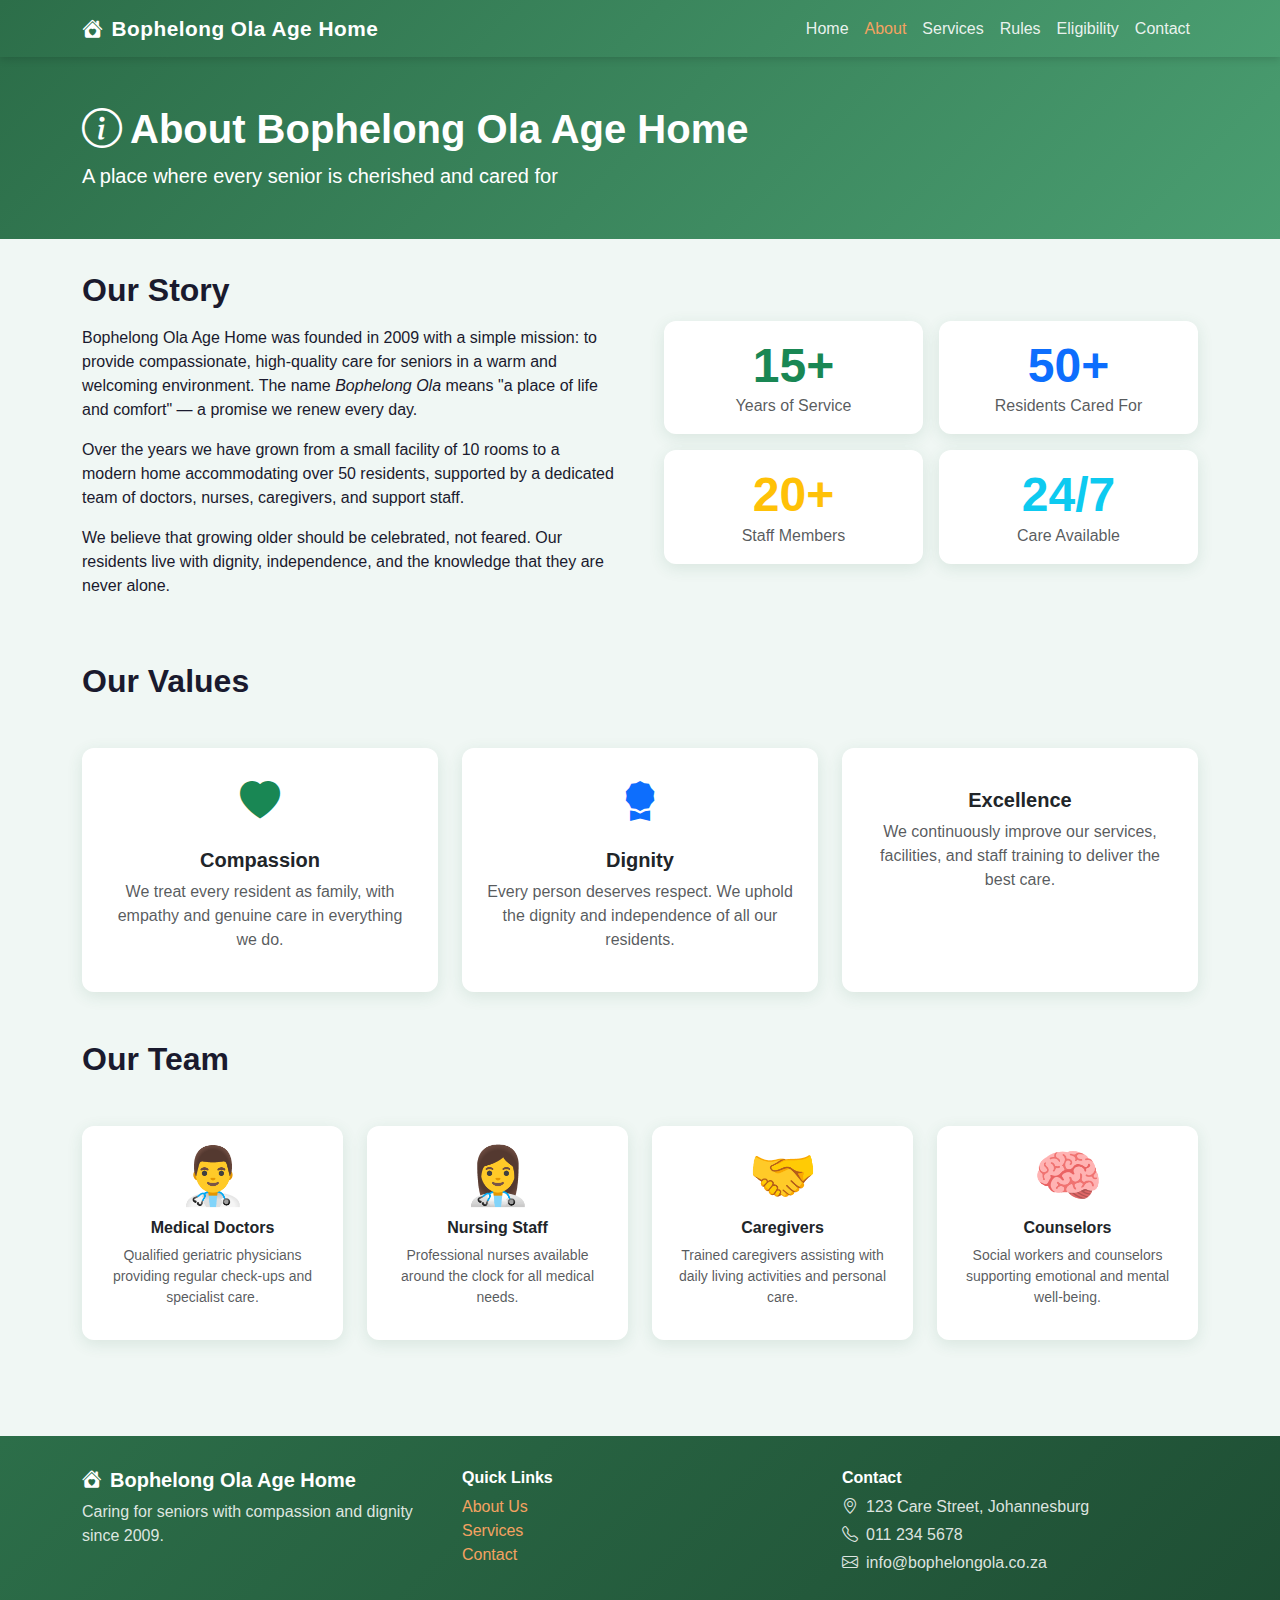
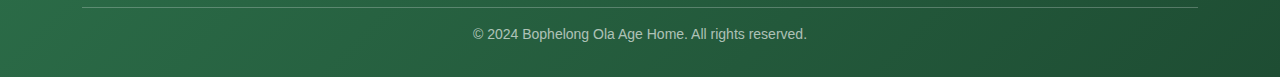
<file: about.html>
<!DOCTYPE html>
<html lang="en">
<head>
    <meta charset="UTF-8">
    <meta name="viewport" content="width=device-width, initial-scale=1.0">
    <title>About Us – Bophelong Ola Age Home</title>
    <link href="https://cdn.jsdelivr.net/npm/bootstrap@5.3.0/dist/css/bootstrap.min.css" rel="stylesheet">
    <link rel="stylesheet" href="https://cdn.jsdelivr.net/npm/bootstrap-icons@1.11.0/font/bootstrap-icons.css">
    <link rel="stylesheet" href="styles.css">
</head>
<body>
    <nav class="navbar navbar-expand-lg">
        <div class="container">
            <a class="navbar-brand" href="index.html"><i class="bi bi-house-heart-fill me-2"></i>Bophelong Ola Age Home</a>
            <button class="navbar-toggler" type="button" data-bs-toggle="collapse" data-bs-target="#navbarNav"
                aria-controls="navbarNav" aria-expanded="false" aria-label="Toggle navigation">
                <span class="navbar-toggler-icon"></span>
            </button>
            <div class="collapse navbar-collapse" id="navbarNav">
                <ul class="navbar-nav ms-auto">
                    <li class="nav-item"><a class="nav-link" href="index.html">Home</a></li>
                    <li class="nav-item"><a class="nav-link active" href="about.html">About</a></li>
                    <li class="nav-item"><a class="nav-link" href="services.html">Services</a></li>
                    <li class="nav-item"><a class="nav-link" href="rules.html">Rules</a></li>
                    <li class="nav-item"><a class="nav-link" href="eligibility.html">Eligibility</a></li>
                    <li class="nav-item"><a class="nav-link" href="contact.html">Contact</a></li>
                </ul>
            </div>
        </div>
    </nav>

    <div class="page-header">
        <div class="container">
            <h1 class="fw-bold"><i class="bi bi-info-circle me-2"></i>About Bophelong Ola Age Home</h1>
            <p class="lead opacity-90">A place where every senior is cherished and cared for</p>
        </div>
    </div>

    <div class="container pb-5">
        <div class="row g-5 align-items-center mb-5">
            <div class="col-lg-6">
                <h2 class="fw-bold mb-3">Our Story</h2>
                <p>Bophelong Ola Age Home was founded in 2009 with a simple mission: to provide compassionate, high-quality care for seniors in a warm and welcoming environment. The name <em>Bophelong Ola</em> means "a place of life and comfort" — a promise we renew every day.</p>
                <p>Over the years we have grown from a small facility of 10 rooms to a modern home accommodating over 50 residents, supported by a dedicated team of doctors, nurses, caregivers, and support staff.</p>
                <p>We believe that growing older should be celebrated, not feared. Our residents live with dignity, independence, and the knowledge that they are never alone.</p>
            </div>
            <div class="col-lg-6">
                <div class="row g-3">
                    <div class="col-6">
                        <div class="card text-center p-3">
                            <div class="display-5 fw-bold text-success">15+</div>
                            <div class="text-muted">Years of Service</div>
                        </div>
                    </div>
                    <div class="col-6">
                        <div class="card text-center p-3">
                            <div class="display-5 fw-bold text-primary">50+</div>
                            <div class="text-muted">Residents Cared For</div>
                        </div>
                    </div>
                    <div class="col-6">
                        <div class="card text-center p-3">
                            <div class="display-5 fw-bold text-warning">20+</div>
                            <div class="text-muted">Staff Members</div>
                        </div>
                    </div>
                    <div class="col-6">
                        <div class="card text-center p-3">
                            <div class="display-5 fw-bold text-info">24/7</div>
                            <div class="text-muted">Care Available</div>
                        </div>
                    </div>
                </div>
            </div>
        </div>

        <div class="row g-4 mb-5">
            <div class="col-12">
                <h2 class="fw-bold mb-4">Our Values</h2>
            </div>
            <div class="col-md-4">
                <div class="card h-100">
                    <div class="card-body text-center p-4">
                        <div class="text-success fs-1 mb-3"><i class="bi bi-heart-fill"></i></div>
                        <h5 class="fw-bold">Compassion</h5>
                        <p class="text-muted">We treat every resident as family, with empathy and genuine care in everything we do.</p>
                    </div>
                </div>
            </div>
            <div class="col-md-4">
                <div class="card h-100">
                    <div class="card-body text-center p-4">
                        <div class="text-primary fs-1 mb-3"><i class="bi bi-award-fill"></i></div>
                        <h5 class="fw-bold">Dignity</h5>
                        <p class="text-muted">Every person deserves respect. We uphold the dignity and independence of all our residents.</p>
                    </div>
                </div>
            </div>
            <div class="col-md-4">
                <div class="card h-100">
                    <div class="card-body text-center p-4">
                        <div class="text-warning fs-1 mb-3"><i class="bi bi-shield-check-fill"></i></div>
                        <h5 class="fw-bold">Excellence</h5>
                        <p class="text-muted">We continuously improve our services, facilities, and staff training to deliver the best care.</p>
                    </div>
                </div>
            </div>
        </div>

        <div class="row g-4">
            <div class="col-12">
                <h2 class="fw-bold mb-4">Our Team</h2>
            </div>
            <div class="col-sm-6 col-md-3">
                <div class="card text-center p-3 h-100">
                    <div class="display-4 mb-2">👨‍⚕️</div>
                    <h6 class="fw-bold">Medical Doctors</h6>
                    <p class="text-muted small">Qualified geriatric physicians providing regular check-ups and specialist care.</p>
                </div>
            </div>
            <div class="col-sm-6 col-md-3">
                <div class="card text-center p-3 h-100">
                    <div class="display-4 mb-2">👩‍⚕️</div>
                    <h6 class="fw-bold">Nursing Staff</h6>
                    <p class="text-muted small">Professional nurses available around the clock for all medical needs.</p>
                </div>
            </div>
            <div class="col-sm-6 col-md-3">
                <div class="card text-center p-3 h-100">
                    <div class="display-4 mb-2">🤝</div>
                    <h6 class="fw-bold">Caregivers</h6>
                    <p class="text-muted small">Trained caregivers assisting with daily living activities and personal care.</p>
                </div>
            </div>
            <div class="col-sm-6 col-md-3">
                <div class="card text-center p-3 h-100">
                    <div class="display-4 mb-2">🧠</div>
                    <h6 class="fw-bold">Counselors</h6>
                    <p class="text-muted small">Social workers and counselors supporting emotional and mental well-being.</p>
                </div>
            </div>
        </div>
    </div>

    <footer>
        <div class="container">
            <div class="row g-4">
                <div class="col-md-4">
                    <h5 class="text-white fw-bold mb-2"><i class="bi bi-house-heart-fill me-2"></i>Bophelong Ola Age Home</h5>
                    <p>Caring for seniors with compassion and dignity since 2009.</p>
                </div>
                <div class="col-md-4">
                    <h6 class="text-white fw-bold mb-2">Quick Links</h6>
                    <ul class="list-unstyled">
                        <li><a href="about.html">About Us</a></li>
                        <li><a href="services.html">Services</a></li>
                        <li><a href="contact.html">Contact</a></li>
                    </ul>
                </div>
                <div class="col-md-4">
                    <h6 class="text-white fw-bold mb-2">Contact</h6>
                    <p class="mb-1"><i class="bi bi-geo-alt me-2"></i>123 Care Street, Johannesburg</p>
                    <p class="mb-1"><i class="bi bi-telephone me-2"></i>011 234 5678</p>
                    <p class="mb-0"><i class="bi bi-envelope me-2"></i>info@bophelongola.co.za</p>
                </div>
            </div>
            <hr class="border-light opacity-25 mt-4">
            <p class="text-center mb-0 small opacity-75">&copy; 2024 Bophelong Ola Age Home. All rights reserved.</p>
        </div>
    </footer>

    <script src="https://cdn.jsdelivr.net/npm/bootstrap@5.3.0/dist/js/bootstrap.bundle.min.js"></script>
</body>
</html>
</file>
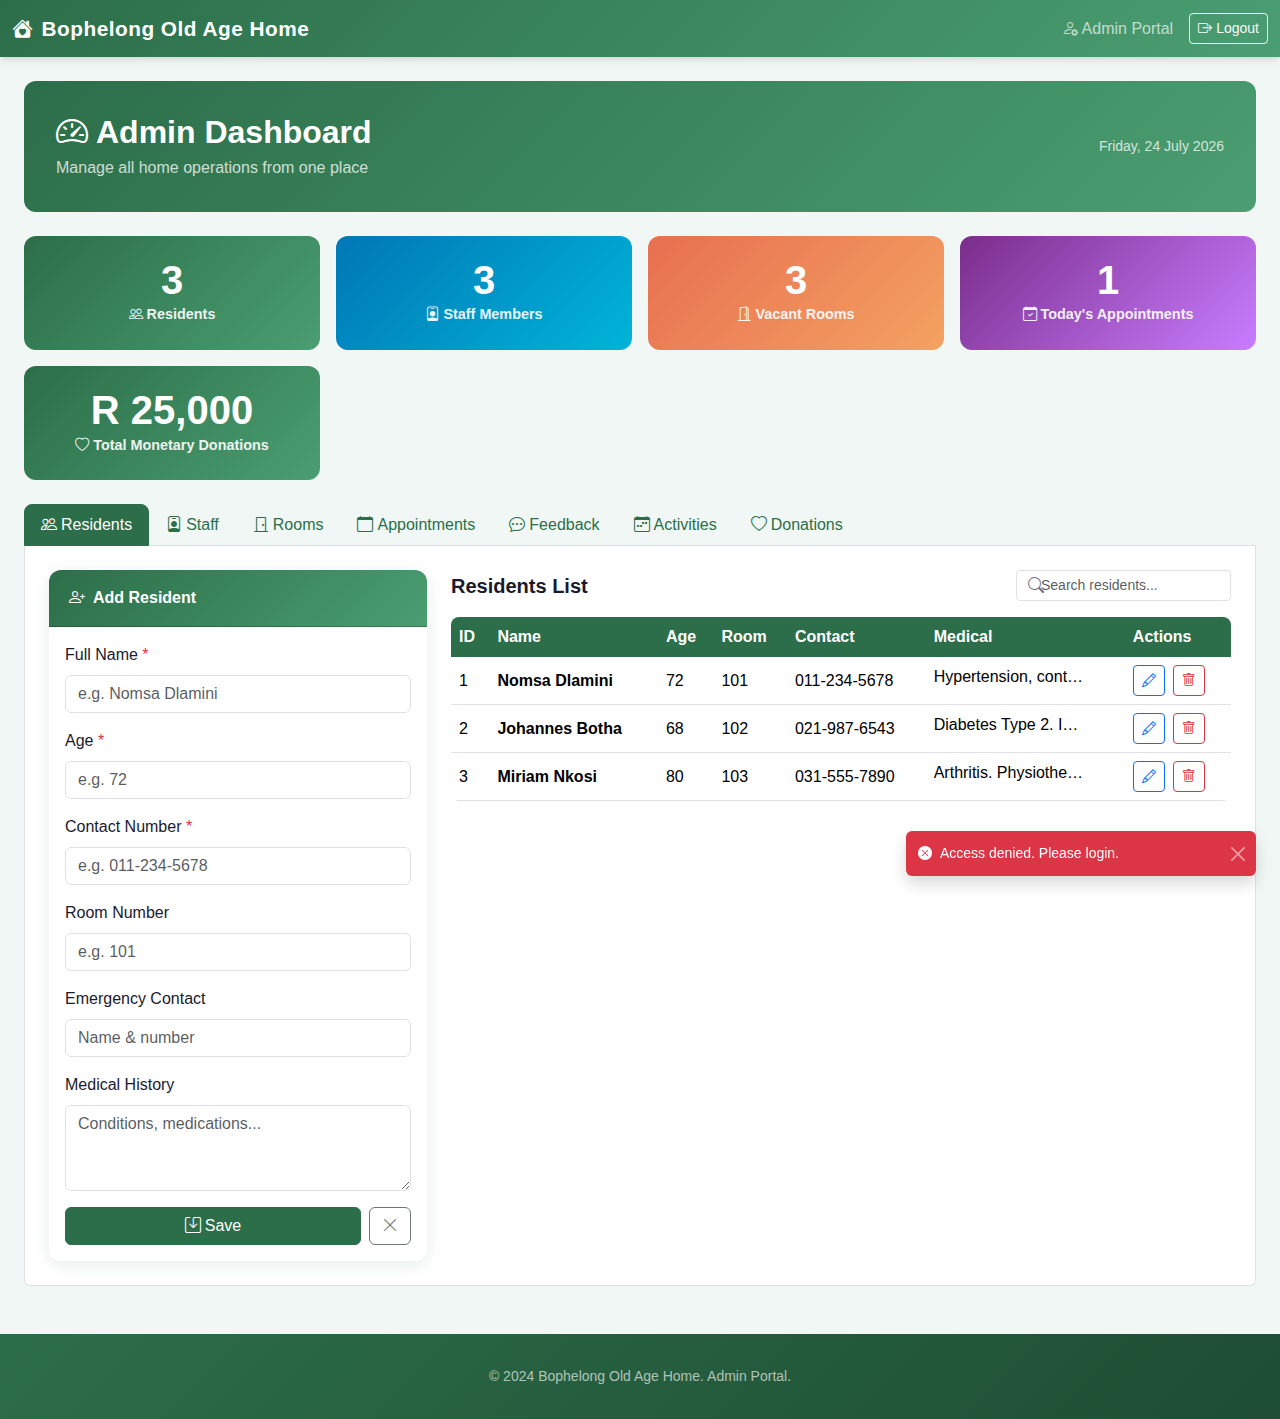
<file: admin.html>
<!DOCTYPE html>
<html lang="en">
<head>
    <meta charset="UTF-8">
    <meta name="viewport" content="width=device-width, initial-scale=1.0">
    <title>Admin Dashboard – Bophelong Old Age Home</title>
    <link href="https://cdn.jsdelivr.net/npm/bootstrap@5.3.0/dist/css/bootstrap.min.css" rel="stylesheet">
    <link rel="stylesheet" href="https://cdn.jsdelivr.net/npm/bootstrap-icons@1.11.0/font/bootstrap-icons.css">
    <link rel="stylesheet" href="styles.css">
</head>
<body>
    <!-- Navbar -->
    <nav class="navbar navbar-expand-lg">
        <div class="container-fluid">
            <a class="navbar-brand" href="index.html">
                <i class="bi bi-house-heart-fill me-2"></i>Bophelong Old Age Home
            </a>
            <button class="navbar-toggler" type="button" data-bs-toggle="collapse" data-bs-target="#navbarNav"
                aria-controls="navbarNav" aria-expanded="false" aria-label="Toggle navigation">
                <span class="navbar-toggler-icon"></span>
            </button>
            <div class="collapse navbar-collapse" id="navbarNav">
                <ul class="navbar-nav ms-auto align-items-lg-center">
                    <li class="nav-item"><span class="nav-link text-white opacity-75"><i class="bi bi-person-gear me-1"></i>Admin Portal</span></li>
                    <li class="nav-item">
                        <button class="btn btn-outline-light btn-sm ms-2" onclick="logout()">
                            <i class="bi bi-box-arrow-right me-1"></i>Logout
                        </button>
                    </li>
                </ul>
            </div>
        </div>
    </nav>

    <div class="container-fluid py-4 px-3 px-md-4">
        <!-- Dashboard Header -->
        <div class="dashboard-header">
            <div class="row align-items-center">
                <div class="col">
                    <h2 class="mb-1 fw-bold"><i class="bi bi-speedometer2 me-2"></i>Admin Dashboard</h2>
                    <p class="mb-0 opacity-75">Manage all home operations from one place</p>
                </div>
                <div class="col-auto d-none d-md-block">
                    <span class="opacity-75 small" id="currentDate"></span>
                </div>
            </div>
        </div>

        <!-- Stats -->
        <div class="row g-3 mb-4">
            <div class="col-6 col-xl-3">
                <div class="stat-card stat-bg-1">
                    <div class="stat-number" id="statResidents">-</div>
                    <div class="stat-label"><i class="bi bi-people me-1"></i>Residents</div>
                </div>
            </div>
            <div class="col-6 col-xl-3">
                <div class="stat-card stat-bg-2">
                    <div class="stat-number" id="statStaff">-</div>
                    <div class="stat-label"><i class="bi bi-person-badge me-1"></i>Staff Members</div>
                </div>
            </div>
            <div class="col-6 col-xl-3">
                <div class="stat-card stat-bg-3">
                    <div class="stat-number" id="statVacant">-</div>
                    <div class="stat-label"><i class="bi bi-door-open me-1"></i>Vacant Rooms</div>
                </div>
            </div>
            <div class="col-6 col-xl-3">
                <div class="stat-card stat-bg-4">
                    <div class="stat-number" id="statAppointments">-</div>
                    <div class="stat-label"><i class="bi bi-calendar-check me-1"></i>Today's Appointments</div>
                </div>
            </div>
            <div class="col-6 col-xl-3">
                <div class="stat-card stat-bg-1">
                    <div class="stat-number" id="statDonations">-</div>
                    <div class="stat-label"><i class="bi bi-heart me-1"></i>Total Monetary Donations</div>
                </div>
            </div>
        </div>

        <!-- Tabs -->
        <ul class="nav nav-tabs mb-0" id="adminTabs" role="tablist">
            <li class="nav-item" role="presentation">
                <button class="nav-link active" id="tab-residents" data-bs-toggle="tab" data-bs-target="#pane-residents" type="button" role="tab">
                    <i class="bi bi-people me-1"></i><span class="d-none d-sm-inline">Residents</span>
                </button>
            </li>
            <li class="nav-item" role="presentation">
                <button class="nav-link" id="tab-staff" data-bs-toggle="tab" data-bs-target="#pane-staff" type="button" role="tab">
                    <i class="bi bi-person-badge me-1"></i><span class="d-none d-sm-inline">Staff</span>
                </button>
            </li>
            <li class="nav-item" role="presentation">
                <button class="nav-link" id="tab-rooms" data-bs-toggle="tab" data-bs-target="#pane-rooms" type="button" role="tab">
                    <i class="bi bi-door-closed me-1"></i><span class="d-none d-sm-inline">Rooms</span>
                </button>
            </li>
            <li class="nav-item" role="presentation">
                <button class="nav-link" id="tab-appointments" data-bs-toggle="tab" data-bs-target="#pane-appointments" type="button" role="tab">
                    <i class="bi bi-calendar me-1"></i><span class="d-none d-sm-inline">Appointments</span>
                </button>
            </li>
            <li class="nav-item" role="presentation">
                <button class="nav-link" id="tab-feedback" data-bs-toggle="tab" data-bs-target="#pane-feedback" type="button" role="tab">
                    <i class="bi bi-chat-dots me-1"></i><span class="d-none d-sm-inline">Feedback</span>
                </button>
            </li>
            <li class="nav-item" role="presentation">
                <button class="nav-link" id="tab-activities" data-bs-toggle="tab" data-bs-target="#pane-activities" type="button" role="tab">
                    <i class="bi bi-calendar-week me-1"></i><span class="d-none d-sm-inline">Activities</span>
                </button>
            </li>
            <li class="nav-item" role="presentation">
                <button class="nav-link" id="tab-donations" data-bs-toggle="tab" data-bs-target="#pane-donations" type="button" role="tab">
                    <i class="bi bi-heart me-1"></i><span class="d-none d-sm-inline">Donations</span>
                </button>
            </li>
        </ul>

        <div class="tab-content bg-white border border-top-0 rounded-bottom p-3 p-md-4" id="adminTabContent">

            <!-- ── Residents ── -->
            <div class="tab-pane fade show active" id="pane-residents" role="tabpanel">
                <div class="row g-4">
                    <!-- Form -->
                    <div class="col-lg-4">
                        <div class="card">
                            <div class="card-header">
                                <i class="bi bi-person-plus me-2"></i><span id="residentFormTitle">Add Resident</span>
                            </div>
                            <div class="card-body">
                                <form id="residentForm">
                                    <input type="hidden" id="residentId">
                                    <div class="mb-3">
                                        <label for="residentName" class="form-label">Full Name <span class="text-danger">*</span></label>
                                        <input type="text" class="form-control" id="residentName" placeholder="e.g. Nomsa Dlamini" required>
                                    </div>
                                    <div class="mb-3">
                                        <label for="residentAge" class="form-label">Age <span class="text-danger">*</span></label>
                                        <input type="number" class="form-control" id="residentAge" min="60" max="120" placeholder="e.g. 72" required>
                                    </div>
                                    <div class="mb-3">
                                        <label for="residentContact" class="form-label">Contact Number <span class="text-danger">*</span></label>
                                        <input type="tel" class="form-control" id="residentContact" placeholder="e.g. 011-234-5678" required>
                                    </div>
                                    <div class="mb-3">
                                        <label for="residentRoom" class="form-label">Room Number</label>
                                        <input type="text" class="form-control" id="residentRoom" placeholder="e.g. 101">
                                    </div>
                                    <div class="mb-3">
                                        <label for="residentEmergency" class="form-label">Emergency Contact</label>
                                        <input type="text" class="form-control" id="residentEmergency" placeholder="Name & number">
                                    </div>
                                    <div class="mb-3">
                                        <label for="residentMedical" class="form-label">Medical History</label>
                                        <textarea class="form-control" id="residentMedical" rows="3" placeholder="Conditions, medications..."></textarea>
                                    </div>
                                    <div class="d-flex gap-2">
                                        <button type="button" class="btn btn-primary flex-fill" onclick="saveResident()">
                                            <i class="bi bi-save me-1"></i>Save
                                        </button>
                                        <button type="button" class="btn btn-outline-secondary" onclick="clearForm('residentForm'); resetFormTitle('residentFormTitle','Add Resident')">
                                            <i class="bi bi-x-lg"></i>
                                        </button>
                                    </div>
                                </form>
                            </div>
                        </div>
                    </div>
                    <!-- Table -->
                    <div class="col-lg-8">
                        <div class="d-flex justify-content-between align-items-center mb-3 flex-wrap gap-2">
                            <h5 class="mb-0 fw-bold">Residents List</h5>
                            <div class="search-box" style="min-width:200px">
                                <i class="bi bi-search"></i>
                                <input type="text" class="form-control form-control-sm ps-4" placeholder="Search residents..." oninput="loadResidents(this.value)">
                            </div>
                        </div>
                        <div class="table-container">
                            <table class="table table-hover align-middle">
                                <thead>
                                    <tr>
                                        <th>ID</th><th>Name</th><th>Age</th><th>Room</th><th>Contact</th><th>Medical</th><th>Actions</th>
                                    </tr>
                                </thead>
                                <tbody id="residentsTable"></tbody>
                            </table>
                        </div>
                    </div>
                </div>
            </div>

            <!-- ── Staff ── -->
            <div class="tab-pane fade" id="pane-staff" role="tabpanel">
                <div class="row g-4">
                    <div class="col-lg-4">
                        <div class="card">
                            <div class="card-header">
                                <i class="bi bi-person-plus me-2"></i><span id="staffFormTitle">Add Staff Member</span>
                            </div>
                            <div class="card-body">
                                <form id="staffForm">
                                    <input type="hidden" id="staffId">
                                    <div class="mb-3">
                                        <label for="staffName" class="form-label">Full Name <span class="text-danger">*</span></label>
                                        <input type="text" class="form-control" id="staffName" placeholder="e.g. Dr. Lerato Mokoena" required>
                                    </div>
                                    <div class="mb-3">
                                        <label for="staffRole" class="form-label">Role <span class="text-danger">*</span></label>
                                        <select class="form-select" id="staffRole" required>
                                            <option value="">Select role...</option>
                                            <option>Doctor</option>
                                            <option>Nurse</option>
                                            <option>Caregiver</option>
                                            <option>Physiotherapist</option>
                                            <option>Social Worker</option>
                                            <option>Administrator</option>
                                            <option>Cook</option>
                                            <option>Cleaner</option>
                                            <option>Security</option>
                                        </select>
                                    </div>
                                    <div class="mb-3">
                                        <label for="staffSpec" class="form-label">Specialization</label>
                                        <input type="text" class="form-control" id="staffSpec" placeholder="e.g. Geriatrics">
                                    </div>
                                    <div class="mb-3">
                                        <label for="staffShift" class="form-label">Shift</label>
                                        <select class="form-select" id="staffShift">
                                            <option value="">Select shift...</option>
                                            <option>Morning</option>
                                            <option>Afternoon</option>
                                            <option>Night</option>
                                            <option>Rotating</option>
                                        </select>
                                    </div>
                                    <div class="mb-3">
                                        <label for="staffContact" class="form-label">Contact <span class="text-danger">*</span></label>
                                        <input type="tel" class="form-control" id="staffContact" placeholder="e.g. 011-100-2000" required>
                                    </div>
                                    <div class="d-flex gap-2">
                                        <button type="button" class="btn btn-primary flex-fill" onclick="saveStaff()">
                                            <i class="bi bi-save me-1"></i>Save
                                        </button>
                                        <button type="button" class="btn btn-outline-secondary" onclick="clearForm('staffForm'); resetFormTitle('staffFormTitle','Add Staff Member')">
                                            <i class="bi bi-x-lg"></i>
                                        </button>
                                    </div>
                                </form>
                            </div>
                        </div>
                    </div>
                    <div class="col-lg-8">
                        <div class="d-flex justify-content-between align-items-center mb-3 flex-wrap gap-2">
                            <h5 class="mb-0 fw-bold">Staff List</h5>
                            <div class="search-box" style="min-width:200px">
                                <i class="bi bi-search"></i>
                                <input type="text" class="form-control form-control-sm ps-4" placeholder="Search staff..." oninput="loadStaff(this.value)">
                            </div>
                        </div>
                        <div class="table-container">
                            <table class="table table-hover align-middle">
                                <thead>
                                    <tr><th>ID</th><th>Name</th><th>Role</th><th>Specialization</th><th>Shift</th><th>Contact</th><th>Actions</th></tr>
                                </thead>
                                <tbody id="staffTable"></tbody>
                            </table>
                        </div>
                    </div>
                </div>

                <!-- Leave Management -->
                <hr class="my-4">
                <h5 class="fw-bold mb-3"><i class="bi bi-calendar2-minus me-2"></i>Leave Management</h5>
                <div class="row g-4">
                    <div class="col-lg-4">
                        <div class="card">
                            <div class="card-header">
                                <i class="bi bi-calendar2-plus me-2"></i><span id="leaveFormTitle">Submit Leave Request</span>
                            </div>
                            <div class="card-body">
                                <form id="leaveForm">
                                    <input type="hidden" id="leaveId">
                                    <div class="mb-3">
                                        <label for="leaveStaffId" class="form-label">Staff ID <span class="text-danger">*</span></label>
                                        <input type="text" class="form-control" id="leaveStaffId" placeholder="Staff ID" required>
                                    </div>
                                    <div class="mb-3">
                                        <label for="leaveType" class="form-label">Leave Type <span class="text-danger">*</span></label>
                                        <select class="form-select" id="leaveType" required>
                                            <option value="">Select type...</option>
                                            <option>Annual</option>
                                            <option>Sick</option>
                                            <option>Unpaid</option>
                                            <option>Maternity/Paternity</option>
                                            <option>Study</option>
                                            <option>Emergency</option>
                                        </select>
                                    </div>
                                    <div class="mb-3">
                                        <label for="leaveStartDate" class="form-label">Start Date <span class="text-danger">*</span></label>
                                        <input type="date" class="form-control" id="leaveStartDate" required>
                                    </div>
                                    <div class="mb-3">
                                        <label for="leaveEndDate" class="form-label">End Date <span class="text-danger">*</span></label>
                                        <input type="date" class="form-control" id="leaveEndDate" required>
                                    </div>
                                    <div class="mb-3">
                                        <label for="leaveReason" class="form-label">Reason</label>
                                        <textarea class="form-control" id="leaveReason" rows="2" placeholder="Reason for leave..."></textarea>
                                    </div>
                                    <div class="d-flex gap-2">
                                        <button type="button" class="btn btn-primary flex-fill" onclick="saveLeave()">
                                            <i class="bi bi-save me-1"></i>Save
                                        </button>
                                        <button type="button" class="btn btn-outline-secondary" onclick="clearForm('leaveForm'); resetFormTitle('leaveFormTitle','Submit Leave Request')">
                                            <i class="bi bi-x-lg"></i>
                                        </button>
                                    </div>
                                </form>
                            </div>
                        </div>
                    </div>
                    <div class="col-lg-8">
                        <div class="d-flex justify-content-between align-items-center mb-3 flex-wrap gap-2">
                            <h6 class="mb-0 fw-bold">Leave Requests</h6>
                            <div class="search-box" style="min-width:200px">
                                <i class="bi bi-search"></i>
                                <input type="text" class="form-control form-control-sm ps-4" placeholder="Search leaves..." oninput="loadLeaves(this.value)">
                            </div>
                        </div>
                        <div class="table-container">
                            <table class="table table-hover align-middle">
                                <thead>
                                    <tr><th>Staff</th><th>Type</th><th>Start</th><th>End</th><th>Reason</th><th>Status</th><th>Actions</th></tr>
                                </thead>
                                <tbody id="leavesTable"></tbody>
                            </table>
                        </div>
                    </div>
                </div>
            </div>

            <!-- ── Rooms ── -->
            <div class="tab-pane fade" id="pane-rooms" role="tabpanel">
                <div class="row g-4">
                    <div class="col-lg-4">
                        <div class="card">
                            <div class="card-header">
                                <i class="bi bi-door-closed me-2"></i><span id="roomFormTitle">Add Room</span>
                            </div>
                            <div class="card-body">
                                <form id="roomForm">
                                    <input type="hidden" id="roomId">
                                    <div class="mb-3">
                                        <label for="roomNumber" class="form-label">Room Number <span class="text-danger">*</span></label>
                                        <input type="text" class="form-control" id="roomNumber" placeholder="e.g. 101" required>
                                    </div>
                                    <div class="mb-3">
                                        <label for="roomFloor" class="form-label">Floor</label>
                                        <input type="text" class="form-control" id="roomFloor" placeholder="e.g. 1">
                                    </div>
                                    <div class="mb-3">
                                        <label for="roomType" class="form-label">Room Type</label>
                                        <select class="form-select" id="roomType">
                                            <option value="">Select type...</option>
                                            <option>Single</option>
                                            <option>Double</option>
                                            <option>Shared</option>
                                            <option>Suite</option>
                                        </select>
                                    </div>
                                    <div class="mb-3">
                                        <label for="roomStatus" class="form-label">Status</label>
                                        <select class="form-select" id="roomStatus">
                                            <option>Vacant</option>
                                            <option>Occupied</option>
                                            <option>Under Maintenance</option>
                                        </select>
                                    </div>
                                    <div class="mb-3">
                                        <label for="roomResident" class="form-label">Resident ID (if occupied)</label>
                                        <input type="text" class="form-control" id="roomResident" placeholder="Resident ID">
                                    </div>
                                    <div class="d-flex gap-2">
                                        <button type="button" class="btn btn-primary flex-fill" onclick="saveRoom()">
                                            <i class="bi bi-save me-1"></i>Save
                                        </button>
                                        <button type="button" class="btn btn-outline-secondary" onclick="clearForm('roomForm'); resetFormTitle('roomFormTitle','Add Room')">
                                            <i class="bi bi-x-lg"></i>
                                        </button>
                                    </div>
                                </form>
                            </div>
                        </div>
                    </div>
                    <div class="col-lg-8">
                        <div class="d-flex justify-content-between align-items-center mb-3 flex-wrap gap-2">
                            <h5 class="mb-0 fw-bold">Room List</h5>
                            <div class="search-box" style="min-width:200px">
                                <i class="bi bi-search"></i>
                                <input type="text" class="form-control form-control-sm ps-4" placeholder="Search rooms..." oninput="loadRooms(this.value)">
                            </div>
                        </div>
                        <div class="table-container">
                            <table class="table table-hover align-middle">
                                <thead>
                                    <tr><th>Room #</th><th>Type</th><th>Floor</th><th>Status</th><th>Resident</th><th>Actions</th></tr>
                                </thead>
                                <tbody id="roomsTable"></tbody>
                            </table>
                        </div>
                    </div>
                </div>
            </div>

            <!-- ── Appointments ── -->
            <div class="tab-pane fade" id="pane-appointments" role="tabpanel">
                <div class="row g-4">
                    <div class="col-lg-4">
                        <div class="card">
                            <div class="card-header">
                                <i class="bi bi-calendar-plus me-2"></i><span id="appointmentFormTitle">Schedule Appointment</span>
                            </div>
                            <div class="card-body">
                                <form id="appointmentForm">
                                    <input type="hidden" id="appointmentId">
                                    <div class="mb-3">
                                        <label for="appResident" class="form-label">Resident ID <span class="text-danger">*</span></label>
                                        <input type="text" class="form-control" id="appResident" placeholder="Resident ID" required>
                                    </div>
                                    <div class="mb-3">
                                        <label for="appDoctor" class="form-label">Staff ID <span class="text-danger">*</span></label>
                                        <input type="text" class="form-control" id="appDoctor" placeholder="Staff ID" required>
                                    </div>
                                    <div class="mb-3">
                                        <label for="appDate" class="form-label">Date <span class="text-danger">*</span></label>
                                        <input type="date" class="form-control" id="appDate" required>
                                    </div>
                                    <div class="mb-3">
                                        <label for="appTime" class="form-label">Time</label>
                                        <input type="time" class="form-control" id="appTime">
                                    </div>
                                    <div class="mb-3">
                                        <label for="appType" class="form-label">Type</label>
                                        <select class="form-select" id="appType">
                                            <option value="">Select type...</option>
                                            <option>Check-up</option>
                                            <option>Follow-up</option>
                                            <option>Physiotherapy</option>
                                            <option>Dental</option>
                                            <option>Optometry</option>
                                            <option>Counseling</option>
                                            <option>Emergency</option>
                                        </select>
                                    </div>
                                    <div class="mb-3">
                                        <label for="appStatus" class="form-label">Status</label>
                                        <select class="form-select" id="appStatus">
                                            <option>Scheduled</option>
                                            <option>In Progress</option>
                                            <option>Completed</option>
                                            <option>Cancelled</option>
                                        </select>
                                    </div>
                                    <div class="mb-3">
                                        <label for="appNotes" class="form-label">Notes</label>
                                        <textarea class="form-control" id="appNotes" rows="2"></textarea>
                                    </div>
                                    <div class="d-flex gap-2">
                                        <button type="button" class="btn btn-primary flex-fill" onclick="saveAppointment()">
                                            <i class="bi bi-save me-1"></i>Save
                                        </button>
                                        <button type="button" class="btn btn-outline-secondary" onclick="clearForm('appointmentForm'); resetFormTitle('appointmentFormTitle','Schedule Appointment')">
                                            <i class="bi bi-x-lg"></i>
                                        </button>
                                    </div>
                                </form>
                            </div>
                        </div>
                    </div>
                    <div class="col-lg-8">
                        <div class="d-flex justify-content-between align-items-center mb-3 flex-wrap gap-2">
                            <h5 class="mb-0 fw-bold">Appointments</h5>
                            <div class="search-box" style="min-width:200px">
                                <i class="bi bi-search"></i>
                                <input type="text" class="form-control form-control-sm ps-4" placeholder="Search..." oninput="loadAppointments(this.value)">
                            </div>
                        </div>
                        <div class="table-container">
                            <table class="table table-hover align-middle">
                                <thead>
                                    <tr><th>Date/Time</th><th>Resident</th><th>Staff</th><th>Type</th><th>Status</th><th>Notes</th><th>Actions</th></tr>
                                </thead>
                                <tbody id="appointmentsTable"></tbody>
                            </table>
                        </div>
                    </div>
                </div>
            </div>

            <!-- ── Feedback ── -->
            <div class="tab-pane fade" id="pane-feedback" role="tabpanel">
                <div class="d-flex justify-content-between align-items-center mb-3 flex-wrap gap-2">
                    <h5 class="mb-0 fw-bold">Feedback & Messages</h5>
                    <div class="search-box" style="min-width:200px">
                        <i class="bi bi-search"></i>
                        <input type="text" class="form-control form-control-sm ps-4" placeholder="Search feedback..." oninput="loadFeedback(this.value)">
                    </div>
                </div>
                <div class="table-container">
                    <table class="table table-hover align-middle">
                        <thead>
                            <tr><th>Name</th><th>Email</th><th>Subject</th><th>Message</th><th>Actions</th></tr>
                        </thead>
                        <tbody id="feedbackTable"></tbody>
                    </table>
                </div>
            </div>

            <!-- ── Activities ── -->
            <div class="tab-pane fade" id="pane-activities" role="tabpanel">
                <h5 class="mb-3 fw-bold">Activity Schedule</h5>
                <div id="activitiesList"></div>
            </div>

            <!-- ── Donations ── -->
            <div class="tab-pane fade" id="pane-donations" role="tabpanel">
                <div class="row g-4">
                    <div class="col-lg-4">
                        <div class="card">
                            <div class="card-header">
                                <i class="bi bi-heart me-2"></i><span id="donationFormTitle">Record Donation</span>
                            </div>
                            <div class="card-body">
                                <form id="donationForm">
                                    <input type="hidden" id="donationId">
                                    <div class="mb-3">
                                        <label for="donorName" class="form-label">Donor Name <span class="text-danger">*</span></label>
                                        <input type="text" class="form-control" id="donorName" placeholder="e.g. Thabo Molefe" required>
                                    </div>
                                    <div class="mb-3">
                                        <label for="donationAmount" class="form-label">Amount / Description <span class="text-danger">*</span></label>
                                        <input type="text" class="form-control" id="donationAmount" placeholder="e.g. 5000 or Blankets & food" required>
                                    </div>
                                    <div class="mb-3">
                                        <label for="donationType" class="form-label">Donation Type</label>
                                        <select class="form-select" id="donationType">
                                            <option value="">Select type...</option>
                                            <option>Cash</option>
                                            <option>Bank Transfer</option>
                                            <option>In-Kind</option>
                                            <option>Online</option>
                                            <option>Cheque</option>
                                        </select>
                                    </div>
                                    <div class="mb-3">
                                        <label for="donationDate" class="form-label">Date <span class="text-danger">*</span></label>
                                        <input type="date" class="form-control" id="donationDate" required>
                                    </div>
                                    <div class="mb-3">
                                        <label for="donationNotes" class="form-label">Notes</label>
                                        <textarea class="form-control" id="donationNotes" rows="2" placeholder="Additional details..."></textarea>
                                    </div>
                                    <div class="mb-3">
                                        <label for="donationStatus" class="form-label">Status</label>
                                        <select class="form-select" id="donationStatus">
                                            <option>Received</option>
                                            <option>Pending</option>
                                        </select>
                                    </div>
                                    <div class="d-flex gap-2">
                                        <button type="button" class="btn btn-primary flex-fill" onclick="saveDonation()">
                                            <i class="bi bi-save me-1"></i>Save
                                        </button>
                                        <button type="button" class="btn btn-outline-secondary" onclick="clearForm('donationForm'); resetFormTitle('donationFormTitle','Record Donation')">
                                            <i class="bi bi-x-lg"></i>
                                        </button>
                                    </div>
                                </form>
                            </div>
                        </div>
                    </div>
                    <div class="col-lg-8">
                        <div class="d-flex justify-content-between align-items-center mb-3 flex-wrap gap-2">
                            <h5 class="mb-0 fw-bold">Donations List</h5>
                            <div class="search-box" style="min-width:200px">
                                <i class="bi bi-search"></i>
                                <input type="text" class="form-control form-control-sm ps-4" placeholder="Search donations..." oninput="loadDonations(this.value)">
                            </div>
                        </div>
                        <div class="table-container">
                            <table class="table table-hover align-middle">
                                <thead>
                                    <tr><th>ID</th><th>Donor</th><th>Amount</th><th>Type</th><th>Date</th><th>Status</th><th>Actions</th></tr>
                                </thead>
                                <tbody id="donationsTable"></tbody>
                            </table>
                        </div>
                    </div>
                </div>
            </div>

        </div>
    </div>

    <!-- Footer -->
    <footer class="mt-4">
        <div class="container">
            <p class="text-center mb-0 small opacity-75">&copy; 2024 Bophelong Old Age Home. Admin Portal.</p>
        </div>
    </footer>

    <script src="https://cdn.jsdelivr.net/npm/bootstrap@5.3.0/dist/js/bootstrap.bundle.min.js"></script>
    <script src="script.js"></script>
    <script>
        document.addEventListener('DOMContentLoaded', function () {
            checkRole('admin');
            seedDemoData();
            updateStats();
            loadResidents();
            loadStaff();
            loadRooms();
            loadAppointments();
            loadFeedback();
            loadActivities();
            loadDonations();
            loadLeaves();
            // Set current date
            const el = document.getElementById('currentDate');
            if (el) el.textContent = new Date().toLocaleDateString('en-ZA', { weekday: 'long', year: 'numeric', month: 'long', day: 'numeric' });
        });
    </script>
</body>
</html>
</file>
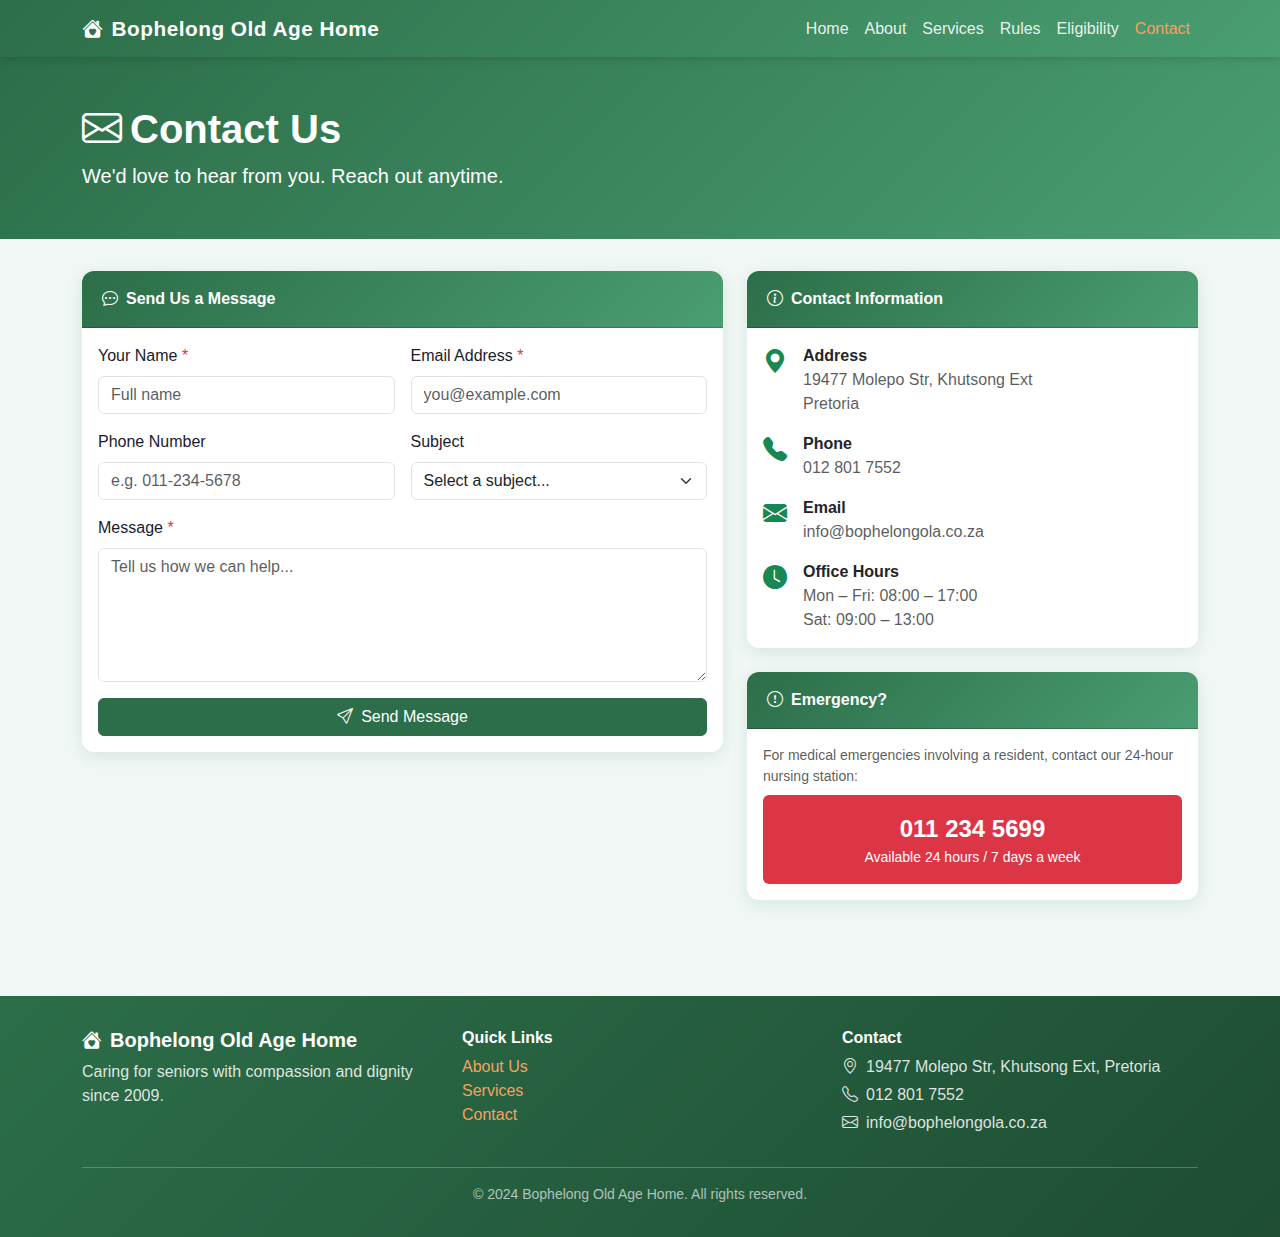
<file: contact.html>
<!DOCTYPE html>
<html lang="en">
<head>
    <meta charset="UTF-8">
    <meta name="viewport" content="width=device-width, initial-scale=1.0">
    <title>Contact Us – Bophelong Old Age Home</title>
    <link href="https://cdn.jsdelivr.net/npm/bootstrap@5.3.0/dist/css/bootstrap.min.css" rel="stylesheet">
    <link rel="stylesheet" href="https://cdn.jsdelivr.net/npm/bootstrap-icons@1.11.0/font/bootstrap-icons.css">
    <link rel="stylesheet" href="styles.css">
</head>
<body>
    <nav class="navbar navbar-expand-lg">
        <div class="container">
            <a class="navbar-brand" href="index.html"><i class="bi bi-house-heart-fill me-2"></i>Bophelong Old Age Home</a>
            <button class="navbar-toggler" type="button" data-bs-toggle="collapse" data-bs-target="#navbarNav"
                aria-controls="navbarNav" aria-expanded="false" aria-label="Toggle navigation">
                <span class="navbar-toggler-icon"></span>
            </button>
            <div class="collapse navbar-collapse" id="navbarNav">
                <ul class="navbar-nav ms-auto">
                    <li class="nav-item"><a class="nav-link" href="index.html">Home</a></li>
                    <li class="nav-item"><a class="nav-link" href="about.html">About</a></li>
                    <li class="nav-item"><a class="nav-link" href="services.html">Services</a></li>
                    <li class="nav-item"><a class="nav-link" href="rules.html">Rules</a></li>
                    <li class="nav-item"><a class="nav-link" href="eligibility.html">Eligibility</a></li>
                    <li class="nav-item"><a class="nav-link active" href="contact.html">Contact</a></li>
                </ul>
            </div>
        </div>
    </nav>

    <div class="page-header">
        <div class="container">
            <h1 class="fw-bold"><i class="bi bi-envelope me-2"></i>Contact Us</h1>
            <p class="lead opacity-90">We'd love to hear from you. Reach out anytime.</p>
        </div>
    </div>

    <div class="container pb-5">
        <div class="row g-4">
            <!-- Contact Form -->
            <div class="col-lg-7">
                <div class="card">
                    <div class="card-header"><i class="bi bi-chat-dots me-2"></i>Send Us a Message</div>
                    <div class="card-body">
                        <form id="contactForm">
                            <div class="row g-3">
                                <div class="col-sm-6">
                                    <label for="contactName" class="form-label">Your Name <span class="text-danger">*</span></label>
                                    <input type="text" class="form-control" id="contactName" placeholder="Full name" required>
                                </div>
                                <div class="col-sm-6">
                                    <label for="contactEmail" class="form-label">Email Address <span class="text-danger">*</span></label>
                                    <input type="email" class="form-control" id="contactEmail" placeholder="you@example.com" required>
                                </div>
                                <div class="col-sm-6">
                                    <label for="contactPhone" class="form-label">Phone Number</label>
                                    <input type="tel" class="form-control" id="contactPhone" placeholder="e.g. 011-234-5678">
                                </div>
                                <div class="col-sm-6">
                                    <label for="contactSubject" class="form-label">Subject</label>
                                    <select class="form-select" id="contactSubject">
                                        <option value="">Select a subject...</option>
                                        <option>Admissions Inquiry</option>
                                        <option>Visiting Hours</option>
                                        <option>Services &amp; Fees</option>
                                        <option>Medical Query</option>
                                        <option>Complaint</option>
                                        <option>Compliment</option>
                                        <option>Other</option>
                                    </select>
                                </div>
                                <div class="col-12">
                                    <label for="contactMessage" class="form-label">Message <span class="text-danger">*</span></label>
                                    <textarea class="form-control" id="contactMessage" rows="5"
                                        placeholder="Tell us how we can help..." required></textarea>
                                </div>
                                <div class="col-12">
                                    <button type="button" class="btn btn-primary w-100" onclick="saveFeedback()">
                                        <i class="bi bi-send me-2"></i>Send Message
                                    </button>
                                </div>
                            </div>
                        </form>
                    </div>
                </div>
            </div>

            <!-- Contact Info -->
            <div class="col-lg-5">
                <div class="card mb-4">
                    <div class="card-header"><i class="bi bi-info-circle me-2"></i>Contact Information</div>
                    <div class="card-body">
                        <ul class="list-unstyled mb-0">
                            <li class="d-flex gap-3 mb-3">
                                <div class="text-success fs-4 flex-shrink-0"><i class="bi bi-geo-alt-fill"></i></div>
                                <div>
                                    <strong>Address</strong><br>
                                    <span class="text-muted">19477 Molepo Str, Khutsong Ext<br>Pretoria</span>
                                </div>
                            </li>
                            <li class="d-flex gap-3 mb-3">
                                <div class="text-success fs-4 flex-shrink-0"><i class="bi bi-telephone-fill"></i></div>
                                <div>
                                    <strong>Phone</strong><br>
                                    <span class="text-muted">012 801 7552</span>
                                </div>
                            </li>
                            <li class="d-flex gap-3 mb-3">
                                <div class="text-success fs-4 flex-shrink-0"><i class="bi bi-envelope-fill"></i></div>
                                <div>
                                    <strong>Email</strong><br>
                                    <span class="text-muted">info@bophelongola.co.za</span>
                                </div>
                            </li>
                            <li class="d-flex gap-3">
                                <div class="text-success fs-4 flex-shrink-0"><i class="bi bi-clock-fill"></i></div>
                                <div>
                                    <strong>Office Hours</strong><br>
                                    <span class="text-muted">Mon – Fri: 08:00 – 17:00<br>Sat: 09:00 – 13:00</span>
                                </div>
                            </li>
                        </ul>
                    </div>
                </div>

                <div class="card">
                    <div class="card-header"><i class="bi bi-exclamation-circle me-2"></i>Emergency?</div>
                    <div class="card-body">
                        <p class="text-muted small mb-2">For medical emergencies involving a resident, contact our 24-hour nursing station:</p>
                        <div class="bg-danger text-white rounded p-3 text-center">
                            <div class="fw-bold fs-4">011 234 5699</div>
                            <div class="small opacity-90">Available 24 hours / 7 days a week</div>
                        </div>
                    </div>
                </div>
            </div>
        </div>
    </div>

    <footer>
        <div class="container">
            <div class="row g-4">
                <div class="col-md-4">
                    <h5 class="text-white fw-bold mb-2"><i class="bi bi-house-heart-fill me-2"></i>Bophelong Old Age Home</h5>
                    <p>Caring for seniors with compassion and dignity since 2009.</p>
                </div>
                <div class="col-md-4">
                    <h6 class="text-white fw-bold mb-2">Quick Links</h6>
                    <ul class="list-unstyled">
                        <li><a href="about.html">About Us</a></li>
                        <li><a href="services.html">Services</a></li>
                        <li><a href="contact.html">Contact</a></li>
                    </ul>
                </div>
                <div class="col-md-4">
                    <h6 class="text-white fw-bold mb-2">Contact</h6>
                    <p class="mb-1"><i class="bi bi-geo-alt me-2"></i>19477 Molepo Str, Khutsong Ext, Pretoria</p>
                    <p class="mb-1"><i class="bi bi-telephone me-2"></i>012 801 7552</p>
                    <p class="mb-0"><i class="bi bi-envelope me-2"></i>info@bophelongola.co.za</p>
                </div>
            </div>
            <hr class="border-light opacity-25 mt-4">
            <p class="text-center mb-0 small opacity-75">&copy; 2024 Bophelong Old Age Home. All rights reserved.</p>
        </div>
    </footer>

    <script src="https://cdn.jsdelivr.net/npm/bootstrap@5.3.0/dist/js/bootstrap.bundle.min.js"></script>
    <script src="script.js"></script>
    <script>
        document.addEventListener('DOMContentLoaded', function () {
            seedDemoData();
        });
    </script>
</body>
</html>
</file>
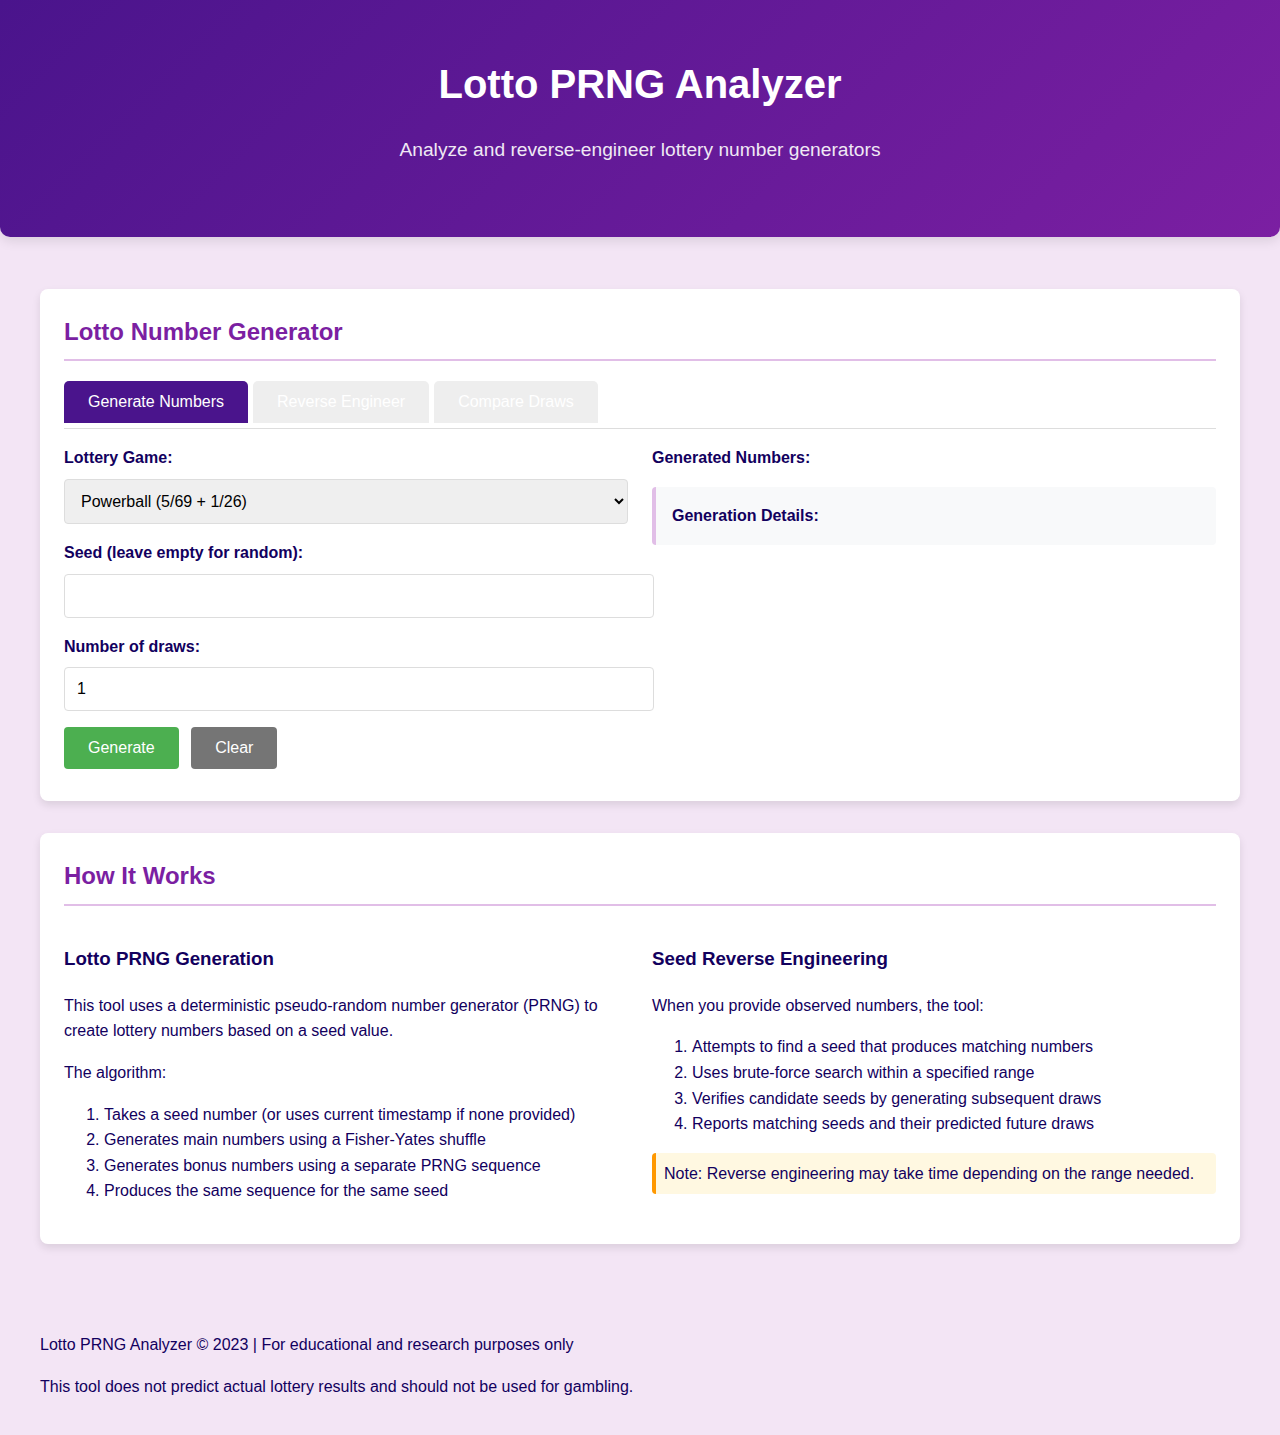
<file: deepseek_html_20250617_a3a20e.html>
<!DOCTYPE html>
<html lang="en">
<head>
    <meta charset="UTF-8">
    <meta name="viewport" content="width=device-width, initial-scale=1.0">
    <title>Lotto PRNG Analyzer</title>
    <style>
        :root {
            --primary: #4a148c;
            --secondary: #7b1fa2;
            --dark: #12005e;
            --light: #f3e5f5;
            --accent: #e1bee7;
            --success: #4caf50;
            --warning: #ff9800;
            --danger: #f44336;
        }
        
        body {
            font-family: 'Segoe UI', Tahoma, Geneva, Verdana, sans-serif;
            line-height: 1.6;
            color: var(--dark);
            background-color: var(--light);
            margin: 0;
            padding: 0;
        }
        
        .container {
            max-width: 1200px;
            margin: 0 auto;
            padding: 20px;
        }
        
        header {
            background: linear-gradient(135deg, var(--primary), var(--secondary));
            color: white;
            padding: 2rem 0;
            text-align: center;
            border-radius: 0 0 10px 10px;
            box-shadow: 0 4px 12px rgba(0, 0, 0, 0.1);
            margin-bottom: 2rem;
        }
        
        h1 {
            margin: 0;
            font-size: 2.5rem;
        }
        
        .subtitle {
            font-size: 1.2rem;
            opacity: 0.9;
        }
        
        .card {
            background: white;
            border-radius: 8px;
            box-shadow: 0 4px 8px rgba(0, 0, 0, 0.1);
            padding: 1.5rem;
            margin-bottom: 2rem;
        }
        
        .card h2 {
            color: var(--secondary);
            margin-top: 0;
            border-bottom: 2px solid var(--accent);
            padding-bottom: 0.5rem;
        }
        
        .tabs {
            display: flex;
            margin-bottom: 1rem;
            border-bottom: 1px solid #ddd;
            flex-wrap: wrap;
        }
        
        .tab {
            padding: 0.75rem 1.5rem;
            cursor: pointer;
            background: #eee;
            border: none;
            border-radius: 5px 5px 0 0;
            margin-right: 5px;
            margin-bottom: 5px;
            transition: all 0.3s;
        }
        
        .tab.active {
            background: var(--primary);
            color: white;
        }
        
        .tab-content {
            display: none;
        }
        
        .tab-content.active {
            display: block;
        }
        
        label {
            display: block;
            margin-bottom: 0.5rem;
            font-weight: 600;
        }
        
        input, select, textarea {
            width: 100%;
            padding: 0.75rem;
            margin-bottom: 1rem;
            border: 1px solid #ddd;
            border-radius: 4px;
            font-size: 1rem;
        }
        
        button {
            background-color: var(--primary);
            color: white;
            border: none;
            padding: 0.75rem 1.5rem;
            border-radius: 4px;
            cursor: pointer;
            font-size: 1rem;
            transition: background-color 0.3s;
            margin-right: 0.5rem;
            margin-bottom: 0.5rem;
        }
        
        button:hover {
            background-color: var(--secondary);
        }
        
        button.secondary {
            background-color: #757575;
        }
        
        button.success {
            background-color: var(--success);
        }
        
        button.warning {
            background-color: var(--warning);
        }
        
        button.danger {
            background-color: var(--danger);
        }
        
        .result {
            margin-top: 1rem;
            padding: 1rem;
            background-color: #f8f9fa;
            border-radius: 4px;
            border-left: 4px solid var(--accent);
        }
        
        .grid {
            display: grid;
            grid-template-columns: repeat(auto-fit, minmax(300px, 1fr));
            gap: 1.5rem;
        }
        
        .lotto-balls {
            display: flex;
            flex-wrap: wrap;
            gap: 0.5rem;
            margin: 1rem 0;
        }
        
        .ball {
            width: 40px;
            height: 40px;
            border-radius: 50%;
            background-color: var(--primary);
            color: white;
            display: flex;
            align-items: center;
            justify-content: center;
            font-weight: bold;
        }
        
        .ball.powerball {
            background-color: var(--danger);
        }
        
        .progress-container {
            width: 100%;
            background-color: #e0e0e0;
            border-radius: 4px;
            margin: 1rem 0;
        }
        
        .progress-bar {
            height: 20px;
            background-color: var(--primary);
            border-radius: 4px;
            width: 0%;
            transition: width 0.3s;
        }
        
        .status {
            margin: 1rem 0;
            padding: 0.5rem;
            border-radius: 4px;
        }
        
        .status.info {
            background-color: #e3f2fd;
            border-left: 4px solid #2196f3;
        }
        
        .status.success {
            background-color: #e8f5e9;
            border-left: 4px solid var(--success);
        }
        
        .status.warning {
            background-color: #fff8e1;
            border-left: 4px solid var(--warning);
        }
        
        .status.error {
            background-color: #ffebee;
            border-left: 4px solid var(--danger);
        }
        
        @media (max-width: 768px) {
            .grid {
                grid-template-columns: 1fr;
            }
        }
    </style>
</head>
<body>
    <header>
        <div class="container">
            <h1>Lotto PRNG Analyzer</h1>
            <p class="subtitle">Analyze and reverse-engineer lottery number generators</p>
        </div>
    </header>
    
    <div class="container">
        <div class="card">
            <h2>Lotto Number Generator</h2>
            
            <div class="tabs">
                <button class="tab active" onclick="openTab(event, 'generate')">Generate Numbers</button>
                <button class="tab" onclick="openTab(event, 'reverse')">Reverse Engineer</button>
                <button class="tab" onclick="openTab(event, 'compare')">Compare Draws</button>
            </div>
            
            <div id="generate" class="tab-content active">
                <div class="grid">
                    <div>
                        <label for="game-type">Lottery Game:</label>
                        <select id="game-type">
                            <option value="powerball">Powerball (5/69 + 1/26)</option>
                            <option value="megamillions">Mega Millions (5/70 + 1/25)</option>
                            <option value="euromillions">EuroMillions (5/50 + 2/12)</option>
                            <option value="custom">Custom Game</option>
                        </select>
                        
                        <div id="custom-params" style="display: none;">
                            <div class="grid">
                                <div>
                                    <label for="main-numbers">Main Numbers Pool:</label>
                                    <input type="number" id="main-numbers" min="1" value="69">
                                </div>
                                <div>
                                    <label for="pick-numbers">Numbers to Pick:</label>
                                    <input type="number" id="pick-numbers" min="1" value="5">
                                </div>
                            </div>
                            <div class="grid">
                                <div>
                                    <label for="bonus-numbers">Bonus Numbers Pool:</label>
                                    <input type="number" id="bonus-numbers" min="0" value="26">
                                </div>
                                <div>
                                    <label for="pick-bonus">Bonus Numbers to Pick:</label>
                                    <input type="number" id="pick-bonus" min="0" value="1">
                                </div>
                            </div>
                        </div>
                        
                        <label for="seed">Seed (leave empty for random):</label>
                        <input type="number" id="seed">
                        
                        <label for="draw-count">Number of draws:</label>
                        <input type="number" id="draw-count" min="1" value="1" max="100">
                        
                        <button onclick="generateLottoNumbers()" class="success">Generate</button>
                        <button onclick="clearGeneration()" class="secondary">Clear</button>
                    </div>
                    
                    <div>
                        <label>Generated Numbers:</label>
                        <div id="generated-results"></div>
                        
                        <div class="result">
                            <strong>Generation Details:</strong>
                            <div id="gen-details"></div>
                        </div>
                    </div>
                </div>
            </div>
            
            <div id="reverse" class="tab-content">
                <div class="grid">
                    <div>
                        <label for="reverse-game-type">Lottery Game:</label>
                        <select id="reverse-game-type">
                            <option value="powerball">Powerball (5/69 + 1/26)</option>
                            <option value="megamillions">Mega Millions (5/70 + 1/25)</option>
                            <option value="euromillions">EuroMillions (5/50 + 2/12)</option>
                            <option value="custom-reverse">Custom Game</option>
                        </select>
                        
                        <div id="custom-reverse-params" style="display: none;">
                            <div class="grid">
                                <div>
                                    <label for="reverse-main-numbers">Main Numbers Pool:</label>
                                    <input type="number" id="reverse-main-numbers" min="1" value="69">
                                </div>
                                <div>
                                    <label for="reverse-pick-numbers">Numbers to Pick:</label>
                                    <input type="number" id="reverse-pick-numbers" min="1" value="5">
                                </div>
                            </div>
                            <div class="grid">
                                <div>
                                    <label for="reverse-bonus-numbers">Bonus Numbers Pool:</label>
                                    <input type="number" id="reverse-bonus-numbers" min="0" value="26">
                                </div>
                                <div>
                                    <label for="reverse-pick-bonus">Bonus Numbers to Pick:</label>
                                    <input type="number" id="reverse-pick-bonus" min="0" value="1">
                                </div>
                            </div>
                        </div>
                        
                        <label for="observed-numbers">Observed Numbers (one draw per line, format: 1,2,3,4,5|1):</label>
                        <textarea id="observed-numbers" rows="5" placeholder="Example for Powerball:
3, 17, 25, 36, 55 | 12
5, 10, 20, 30, 40 | 5"></textarea>
                        
                        <div class="status info" id="reverse-status">
                            Enter observed numbers to begin reverse engineering.
                        </div>
                        
                        <div class="progress-container" id="reverse-progress" style="display: none;">
                            <div class="progress-bar" id="progress-bar"></div>
                        </div>
                        
                        <button onclick="reverseEngineerSeed()" class="warning">Reverse Engineer Seed</button>
                        <button onclick="stopReverseEngineer()" class="danger" id="stop-button" style="display: none;">Stop</button>
                        <button onclick="clearReverse()" class="secondary">Clear</button>
                    </div>
                    
                    <div>
                        <label>Reverse Engineering Results:</label>
                        <div class="result" id="reverse-results">
                            Results will appear here after analysis.
                        </div>
                        
                        <label>Verification:</label>
                        <div id="verification-results"></div>
                    </div>
                </div>
            </div>
            
            <div id="compare" class="tab-content">
                <div class="grid">
                    <div>
                        <label for="compare-seed">Seed to compare:</label>
                        <input type="number" id="compare-seed">
                        
                        <label for="compare-draws">Number of draws to generate:</label>
                        <input type="number" id="compare-draws" min="1" value="10">
                        
                        <label for="compare-observed">Observed Numbers (one draw per line):</label>
                        <textarea id="compare-observed" rows="5"></textarea>
                        
                        <button onclick="compareDraws()" class="success">Compare</button>
                    </div>
                    
                    <div>
                        <label>Comparison Results:</label>
                        <div class="result" id="compare-results">
                            Results will appear here after comparison.
                        </div>
                        
                        <label>Match Statistics:</label>
                        <div class="result" id="compare-stats">
                            Statistics will appear here after comparison.
                        </div>
                    </div>
                </div>
            </div>
        </div>
        
        <div class="card">
            <h2>How It Works</h2>
            <div class="grid">
                <div>
                    <h3>Lotto PRNG Generation</h3>
                    <p>This tool uses a deterministic pseudo-random number generator (PRNG) to create lottery numbers based on a seed value.</p>
                    <p>The algorithm:</p>
                    <ol>
                        <li>Takes a seed number (or uses current timestamp if none provided)</li>
                        <li>Generates main numbers using a Fisher-Yates shuffle</li>
                        <li>Generates bonus numbers using a separate PRNG sequence</li>
                        <li>Produces the same sequence for the same seed</li>
                    </ol>
                </div>
                
                <div>
                    <h3>Seed Reverse Engineering</h3>
                    <p>When you provide observed numbers, the tool:</p>
                    <ol>
                        <li>Attempts to find a seed that produces matching numbers</li>
                        <li>Uses brute-force search within a specified range</li>
                        <li>Verifies candidate seeds by generating subsequent draws</li>
                        <li>Reports matching seeds and their predicted future draws</li>
                    </ol>
                    <p class="status warning">Note: Reverse engineering may take time depending on the range needed.</p>
                </div>
            </div>
        </div>
    </div>
    
    <footer>
        <div class="container">
            <p>Lotto PRNG Analyzer &copy; 2023 | For educational and research purposes only</p>
            <p>This tool does not predict actual lottery results and should not be used for gambling.</p>
        </div>
    </footer>
    
    <script>
        // Global variables
        let reverseWorker = null;
        let stopReverseFlag = false;
        
        // Tab functionality
        function openTab(evt, tabName) {
            const tabContents = document.getElementsByClassName("tab-content");
            for (let i = 0; i < tabContents.length; i++) {
                tabContents[i].classList.remove("active");
            }
            
            const tabs = document.getElementsByClassName("tab");
            for (let i = 0; i < tabs.length; i++) {
                tabs[i].classList.remove("active");
            }
            
            document.getElementById(tabName).classList.add("active");
            evt.currentTarget.classList.add("active");
        }
        
        // Game type change handlers
        document.getElementById('game-type').addEventListener('change', function() {
            document.getElementById('custom-params').style.display = 
                this.value === 'custom' ? 'block' : 'none';
        });
        
        document.getElementById('reverse-game-type').addEventListener('change', function() {
            document.getElementById('custom-reverse-params').style.display = 
                this.value === 'custom-reverse' ? 'block' : 'none';
        });
        
        // Lotto number generator
        function generateLottoNumbers() {
            const gameType = document.getElementById('game-type').value;
            let mainPool, pickCount, bonusPool, bonusCount;
            
            if (gameType === 'custom') {
                mainPool = parseInt(document.getElementById('main-numbers').value) || 69;
                pickCount = parseInt(document.getElementById('pick-numbers').value) || 5;
                bonusPool = parseInt(document.getElementById('bonus-numbers').value) || 0;
                bonusCount = parseInt(document.getElementById('pick-bonus').value) || 0;
            } else {
                // Set parameters based on game type
                switch (gameType) {
                    case 'powerball':
                        mainPool = 69;
                        pickCount = 5;
                        bonusPool = 26;
                        bonusCount = 1;
                        break;
                    case 'megamillions':
                        mainPool = 70;
                        pickCount = 5;
                        bonusPool = 25;
                        bonusCount = 1;
                        break;
                    case 'euromillions':
                        mainPool = 50;
                        pickCount = 5;
                        bonusPool = 12;
                        bonusCount = 2;
                        break;
                    default:
                        mainPool = 69;
                        pickCount = 5;
                        bonusPool = 26;
                        bonusCount = 1;
                }
            }
            
            const seedInput = document.getElementById('seed').value.trim();
            const seed = seedInput ? parseInt(seedInput) : Math.floor(Math.random() * 1000000000);
            const drawCount = parseInt(document.getElementById('draw-count').value) || 1;
            
            // Generate numbers
            let results = '';
            let allNumbers = [];
            
            for (let i = 0; i < drawCount; i++) {
                const currentSeed = seed + i; // Different seed for each draw
                const draw = generateDraw(currentSeed, mainPool, pickCount, bonusPool, bonusCount);
                allNumbers.push(draw);
                
                // Format the numbers
                const mainNumbers = draw.mainNumbers.sort((a, b) => a - b);
                const bonusNumbers = draw.bonusNumbers.sort((a, b) => a - b);
                
                results += `<div class="lotto-draw">
                    <div class="lotto-balls">`;
                
                mainNumbers.forEach(num => {
                    results += `<div class="ball">${num}</div>`;
                });
                
                if (bonusNumbers.length > 0) {
                    results += `<div class="ball powerball">${bonusNumbers.join(', ')}</div>`;
                }
                
                results += `</div>
                    <div><small>Draw ${i+1} | Seed: ${currentSeed}</small></div>
                </div>`;
            }
            
            document.getElementById('generated-results').innerHTML = results;
            
            // Show generation details
            const details = `
                <p>Game: ${gameType}</p>
                <p>Main numbers: ${pickCount} from ${mainPool}</p>
                ${bonusPool > 0 ? `<p>Bonus numbers: ${bonusCount} from ${bonusPool}</p>` : ''}
                <p>Initial seed: ${seed}</p>
                <p>Total draws generated: ${drawCount}</p>
            `;
            
            document.getElementById('gen-details').innerHTML = details;
        }
        
        function generateDraw(seed, mainPool, pickCount, bonusPool, bonusCount) {
            // Create a seeded PRNG using Mulberry32 algorithm
            const prng = new SeededPRNG(seed);
            
            // Generate main numbers using Fisher-Yates shuffle
            const mainNumbers = [];
            const pool = Array.from({length: mainPool}, (_, i) => i + 1);
            
            for (let i = pool.length - 1; i >= pool.length - pickCount; i--) {
                const j = Math.floor(prng.next() * (i + 1));
                [pool[i], pool[j]] = [pool[j], pool[i]];
                mainNumbers.push(pool[i]);
            }
            
            // Generate bonus numbers
            const bonusNumbers = [];
            if (bonusPool > 0 && bonusCount > 0) {
                const bonusPrng = new SeededPRNG(seed + 12345); // Different sequence for bonus
                const bonusPoolArr = Array.from({length: bonusPool}, (_, i) => i + 1);
                
                for (let i = bonusPoolArr.length - 1; i >= bonusPoolArr.length - bonusCount; i--) {
                    const j = Math.floor(bonusPrng.next() * (i + 1));
                    [bonusPoolArr[i], bonusPoolArr[j]] = [bonusPoolArr[j], bonusPoolArr[i]];
                    bonusNumbers.push(bonusPoolArr[i]);
                }
            }
            
            return {
                mainNumbers: mainNumbers,
                bonusNumbers: bonusNumbers,
                seed: seed
            };
        }
        
        // Seeded PRNG implementation (Mulberry32)
        class SeededPRNG {
            constructor(seed) {
                this.seed = seed;
            }
            
            next() {
                this.seed |= 0;
                this.seed = this.seed + 0x6D2B79F5 | 0;
                let t = Math.imul(this.seed ^ this.seed >>> 15, 1 | this.seed);
                t = t + Math.imul(t ^ t >>> 7, 61 | t) ^ t;
                return ((t ^ t >>> 14) >>> 0) / 4294967296;
            }
        }
        
        // Clear generation
        function clearGeneration() {
            document.getElementById('generated-results').innerHTML = '';
            document.getElementById('gen-details').innerHTML = '';
            document.getElementById('seed').value = '';
        }
        
        // Reverse engineer seed
        function reverseEngineerSeed() {
            const gameType = document.getElementById('reverse-game-type').value;
            let mainPool, pickCount, bonusPool, bonusCount;
            
            if (gameType === 'custom-reverse') {
                mainPool = parseInt(document.getElementById('reverse-main-numbers').value) || 69;
                pickCount = parseInt(document.getElementById('reverse-pick-numbers').value) || 5;
                bonusPool = parseInt(document.getElementById('reverse-bonus-numbers').value) || 0;
                bonusCount = parseInt(document.getElementById('reverse-pick-bonus').value) || 0;
            } else {
                // Set parameters based on game type
                switch (gameType) {
                    case 'powerball':
                        mainPool = 69;
                        pickCount = 5;
                        bonusPool = 26;
                        bonusCount = 1;
                        break;
                    case 'megamillions':
                        mainPool = 70;
                        pickCount = 5;
                        bonusPool = 25;
                        bonusCount = 1;
                        break;
                    case 'euromillions':
                        mainPool = 50;
                        pickCount = 5;
                        bonusPool = 12;
                        bonusCount = 2;
                        break;
                    default:
                        mainPool = 69;
                        pickCount = 5;
                        bonusPool = 26;
                        bonusCount = 1;
                }
            }
            
            const observedText = document.getElementById('observed-numbers').value.trim();
            if (!observedText) {
                document.getElementById('reverse-status').innerHTML = 
                    '<div class="status error">Please enter observed numbers to analyze.</div>';
                return;
            }
            
            // Parse observed numbers
            const observedDraws = [];
            const lines = observedText.split('\n');
            
            for (const line of lines) {
                const parts = line.split('|').map(p => p.trim());
                if (parts.length === 0) continue;
                
                // Parse main numbers
                const mainNumbers = parts[0].split(',').map(n => parseInt(n.trim())).filter(n => !isNaN(n));
                if (mainNumbers.length !== pickCount) {
                    document.getElementById('reverse-status').innerHTML = 
                        `<div class="status error">Invalid main numbers count in draw: ${mainNumbers.join(', ')}. Expected ${pickCount} numbers.</div>`;
                    return;
                }
                
                // Parse bonus numbers if available
                let bonusNumbers = [];
                if (parts.length > 1 && bonusCount > 0) {
                    bonusNumbers = parts[1].split(',').map(n => parseInt(n.trim())).filter(n => !isNaN(n));
                    if (bonusNumbers.length !== bonusCount) {
                        document.getElementById('reverse-status').innerHTML = 
                            `<div class="status error">Invalid bonus numbers count in draw: ${bonusNumbers.join(', ')}. Expected ${bonusCount} numbers.</div>`;
                        return;
                    }
                }
                
                observedDraws.push({
                    mainNumbers: mainNumbers,
                    bonusNumbers: bonusNumbers
                });
            }
            
            if (observedDraws.length === 0) {
                document.getElementById('reverse-status').innerHTML = 
                    '<div class="status error">No valid draws found in input.</div>';
                return;
            }
            
            // Prepare for reverse engineering
            document.getElementById('reverse-status').innerHTML = 
                `<div class="status info">Starting reverse engineering for ${observedDraws.length} draws...</div>`;
            document.getElementById('reverse-progress').style.display = 'block';
            document.getElementById('progress-bar').style.width = '0%';
            document.getElementById('stop-button').style.display = 'inline-block';
            stopReverseFlag = false;
            
            // Use Web Worker for reverse engineering to avoid UI freeze
            if (window.Worker) {
                if (reverseWorker) {
                    reverseWorker.terminate();
                }
                
                reverseWorker = new Worker(URL.createObjectURL(new Blob([
                    `onmessage = function(e) {
                        const { startSeed, endSeed, observedDraws, mainPool, pickCount, bonusPool, bonusCount } = e.data;
                        const foundSeeds = [];
                        
                        for (let seed = startSeed; seed <= endSeed; seed++) {
                            if (self.stopSignal) break;
                            
                            let match = true;
                            let verification = [];
                            
                            for (let i = 0; i < observedDraws.length && match; i++) {
                                const currentSeed = seed + i;
                                const draw = generateDrawInWorker(currentSeed, mainPool, pickCount, bonusPool, bonusCount);
                                verification.push(draw);
                                
                                // Check main numbers (order doesn't matter)
                                const observedMain = observedDraws[i].mainNumbers.slice().sort((a, b) => a - b);
                                const generatedMain = draw.mainNumbers.slice().sort((a, b) => a - b);
                                
                                for (let j = 0; j < observedMain.length; j++) {
                                    if (observedMain[j] !== generatedMain[j]) {
                                        match = false;
                                        break;
                                    }
                                }
                                
                                // Check bonus numbers if they exist
                                if (match && observedDraws[i].bonusNumbers && observedDraws[i].bonusNumbers.length > 0) {
                                    const observedBonus = observedDraws[i].bonusNumbers.slice().sort((a, b) => a - b);
                                    const generatedBonus = draw.bonusNumbers.slice().sort((a, b) => a - b);
                                    
                                    for (let j = 0; j < observedBonus.length; j++) {
                                        if (observedBonus[j] !== generatedBonus[j]) {
                                            match = false;
                                            break;
                                        }
                                    }
                                }
                            }
                            
                            if (match) {
                                foundSeeds.push({
                                    seed: seed,
                                    verification: verification
                                });
                            }
                            
                            // Report progress every 10000 seeds
                            if (seed % 10000 === 0) {
                                const progress = ((seed - startSeed) / (endSeed - startSeed)) * 100;
                                postMessage({
                                    type: 'progress',
                                    progress: progress,
                                    currentSeed: seed
                                });
                            }
                        }
                        
                        postMessage({
                            type: 'result',
                            foundSeeds: foundSeeds
                        });
                    }
                    
                    function generateDrawInWorker(seed, mainPool, pickCount, bonusPool, bonusCount) {
                        // Simplified draw generation for worker
                        const prng = new SeededPRNGWorker(seed);
                        
                        // Generate main numbers
                        const mainNumbers = [];
                        const pool = Array.from({length: mainPool}, (_, i) => i + 1);
                        
                        for (let i = pool.length - 1; i >= pool.length - pickCount; i--) {
                            const j = Math.floor(prng.next() * (i + 1));
                            [pool[i], pool[j]] = [pool[j], pool[i]];
                            mainNumbers.push(pool[i]);
                        }
                        
                        // Generate bonus numbers
                        const bonusNumbers = [];
                        if (bonusPool > 0 && bonusCount > 0) {
                            const bonusPrng = new SeededPRNGWorker(seed + 12345);
                            const bonusPoolArr = Array.from({length: bonusPool}, (_, i) => i + 1);
                            
                            for (let i = bonusPoolArr.length - 1; i >= bonusPoolArr.length - bonusCount; i--) {
                                const j = Math.floor(bonusPrng.next() * (i + 1));
                                [bonusPoolArr[i], bonusPoolArr[j]] = [bonusPoolArr[j], bonusPoolArr[i]];
                                bonusNumbers.push(bonusPoolArr[i]);
                            }
                        }
                        
                        return {
                            mainNumbers: mainNumbers,
                            bonusNumbers: bonusNumbers
                        };
                    }
                    
                    function SeededPRNGWorker(seed) {
                        this.seed = seed;
                        this.next = function() {
                            this.seed |= 0;
                            this.seed = this.seed + 0x6D2B79F5 | 0;
                            let t = Math.imul(this.seed ^ this.seed >>> 15, 1 | this.seed);
                            t = t + Math.imul(t ^ t >>> 7, 61 | t) ^ t;
                            return ((t ^ t >>> 14) >>> 0) / 4294967296;
                        }
                    }`
                ], {type: 'application/javascript'})));
                
                reverseWorker.onmessage = function(e) {
                    if (e.data.type === 'progress') {
                        document.getElementById('progress-bar').style.width = e.data.progress + '%';
                        document.getElementById('reverse-status').innerHTML = 
                            `<div class="status info">Searching... ${e.data.progress.toFixed(1)}% complete (seed: ${e.data.currentSeed})</div>`;
                    } else if (e.data.type === 'result') {
                        reverseWorker.terminate();
                        reverseWorker = null;
                        
                        document.getElementById('stop-button').style.display = 'none';
                        
                        if (stopReverseFlag) {
                            document.getElementById('reverse-status').innerHTML = 
                                '<div class="status warning">Reverse engineering stopped by user.</div>';
                            return;
                        }
                        
                        if (e.data.foundSeeds.length > 0) {
                            let resultsHtml = '<h3>Found Matching Seeds</h3>';
                            let verificationHtml = '';
                            
                            e.data.foundSeeds.forEach((found, idx) => {
                                resultsHtml += `
                                    <div class="status success">
                                        <p><strong>Seed ${idx+1}:</strong> ${found.seed}</p>
                                    </div>
                                `;
                                
                                verificationHtml += `<h4>Verification for seed ${found.seed}</h4>`;
                                
                                found.verification.forEach((draw, drawIdx) => {
                                    verificationHtml += `<div class="lotto-draw">
                                        <div class="lotto-balls">`;
                                    
                                    draw.mainNumbers.sort((a, b) => a - b).forEach(num => {
                                        verificationHtml += `<div class="ball">${num}</div>`;
                                    });
                                    
                                    if (draw.bonusNumbers.length > 0) {
                                        verificationHtml += `<div class="ball powerball">${draw.bonusNumbers.sort((a, b) => a - b).join(', ')}</div>`;
                                    }
                                    
                                    verificationHtml += `</div>
                                        <div><small>Draw ${drawIdx+1} | Expected: ${lines[drawIdx]}</small></div>
                                    </div>`;
                                });
                            });
                            
                            document.getElementById('reverse-results').innerHTML = resultsHtml;
                            document.getElementById('verification-results').innerHTML = verificationHtml;
                            
                            document.getElementById('reverse-status').innerHTML = 
                                `<div class="status success">Found ${e.data.foundSeeds.length} matching seed(s)!</div>`;
                        } else {
                            document.getElementById('reverse-results').innerHTML = 
                                '<div class="status error">No matching seeds found in the searched range.</div>';
                            document.getElementById('reverse-status').innerHTML = 
                                '<div class="status warning">No matching seeds found. Try with more observed draws or a different range.</div>';
                        }
                    }
                };
                
                // Start with a reasonable range (adjust as needed)
                const startSeed = 0;
                const endSeed = 1000000; // 1 million seeds to check
                
                reverseWorker.postMessage({
                    startSeed: startSeed,
                    endSeed: endSeed,
                    observedDraws: observedDraws,
                    mainPool: mainPool,
                    pickCount: pickCount,
                    bonusPool: bonusPool,
                    bonusCount: bonusCount
                });
            } else {
                document.getElementById('reverse-status').innerHTML = 
                    '<div class="status error">Web Workers not supported in your browser. Reverse engineering requires a modern browser.</div>';
            }
        }
        
        function stopReverseEngineer() {
            stopReverseFlag = true;
            if (reverseWorker) {
                reverseWorker.terminate();
                reverseWorker = null;
            }
            document.getElementById('reverse-status').innerHTML = 
                '<div class="status warning">Reverse engineering stopped by user.</div>';
            document.getElementById('stop-button').style.display = 'none';
        }
        
        function clearReverse() {
            document.getElementById('observed-numbers').value = '';
            document.getElementById('reverse-results').innerHTML = 'Results will appear here after analysis.';
            document.getElementById('verification-results').innerHTML = '';
            document.getElementById('reverse-status').innerHTML = 
                'Enter observed numbers to begin reverse engineering.';
            document.getElementById('reverse-progress').style.display = 'none';
            document.getElementById('stop-button').style.display = 'none';
        }
        
        // Compare draws
        function compareDraws() {
            const seed = parseInt(document.getElementById('compare-seed').value);
            if (isNaN(seed)) {
                document.getElementById('compare-results').innerHTML = 
                    '<div class="status error">Please enter a valid seed to compare.</div>';
                return;
            }
            
            const drawCount = parseInt(document.getElementById('compare-draws').value) || 10;
            const observedText = document.getElementById('compare-observed').value.trim();
            
            if (!observedText) {
                document.getElementById('compare-results').innerHTML = 
                    '<div class="status error">Please enter observed numbers to compare.</div>';
                return;
            }
            
            // Parse observed numbers (simplified parsing for comparison)
            const observedDraws = [];
            const lines = observedText.split('\n');
            
            for (const line of lines) {
                const parts = line.split('|').map(p => p.trim());
                if (parts.length === 0) continue;
                
                // Parse all numbers (we don't distinguish main/bonus for comparison)
                const numbers = [];
                parts.forEach(part => {
                    numbers.push(...part.split(',').map(n => parseInt(n.trim())).filter(n => !isNaN(n)));
                });
                
                if (numbers.length > 0) {
                    observedDraws.push(numbers.sort((a, b) => a - b));
                }
            }
            
            if (observedDraws.length === 0) {
                document.getElementById('compare-results').innerHTML = 
                    '<div class="status error">No valid draws found in input.</div>';
                return;
            }
            
            // Generate draws from seed
            const generatedDraws = [];
            for (let i = 0; i < Math.max(drawCount, observedDraws.length); i++) {
                const draw = generateDraw(seed + i, 69, 5, 26, 1); // Using Powerball params for comparison
                const allNumbers = [...draw.mainNumbers, ...draw.bonusNumbers].sort((a, b) => a - b);
                generatedDraws.push(allNumbers);
            }
            
            // Compare draws
            let comparisonHtml = '';
            let matches = 0;
            let totalNumbers = 0;
            
            comparisonHtml += `<table style="width: 100%; border-collapse: collapse;">
                <tr>
                    <th style="text-align: left; padding: 8px; border-bottom: 1px solid #ddd;">Draw</th>
                    <th style="text-align: left; padding: 8px; border-bottom: 1px solid #ddd;">Observed</th>
                    <th style="text-align: left; padding: 8px; border-bottom: 1px solid #ddd;">Generated</th>
                    <th style="text-align: left; padding: 8px; border-bottom: 1px solid #ddd;">Matches</th>
                </tr>`;
            
            for (let i = 0; i < observedDraws.length && i < generatedDraws.length; i++) {
                const observed = observedDraws[i];
                const generated = generatedDraws[i];
                
                // Find matching numbers
                const matchedNumbers = [];
                let drawMatches = 0;
                
                for (const num of observed) {
                    if (generated.includes(num)) {
                        matchedNumbers.push(num);
                        drawMatches++;
                    }
                }
                
                matches += drawMatches;
                totalNumbers += observed.length;
                
                comparisonHtml += `<tr>
                    <td style="padding: 8px; border-bottom: 1px solid #ddd;">${i+1}</td>
                    <td style="padding: 8px; border-bottom: 1px solid #ddd;">${observed.join(', ')}</td>
                    <td style="padding: 8px; border-bottom: 1px solid #ddd;">${generated.join(', ')}</td>
                    <td style="padding: 8px; border-bottom: 1px solid #ddd;">
                        ${drawMatches > 0 ? `<span style="color: var(--success);">${drawMatches} matches (${matchedNumbers.join(', ')})</span>` : 'No matches'}
                    </td>
                </tr>`;
            }
            
            comparisonHtml += `</table>`;
            
            document.getElementById('compare-results').innerHTML = comparisonHtml;
            
            // Calculate statistics
            const matchPercentage = totalNumbers > 0 ? (matches / totalNumbers * 100).toFixed(2) : 0;
            const statsHtml = `
                <p>Total numbers compared: ${totalNumbers}</p>
                <p>Matching numbers found: ${matches} (${matchPercentage}%)</p>
                <p>Average matches per draw: ${(matches / Math.min(observedDraws.length, generatedDraws.length)).toFixed(2)}</p>
            `;
            
            document.getElementById('compare-stats').innerHTML = statsHtml;
        }
    </script>
</body>
</html>
</file>
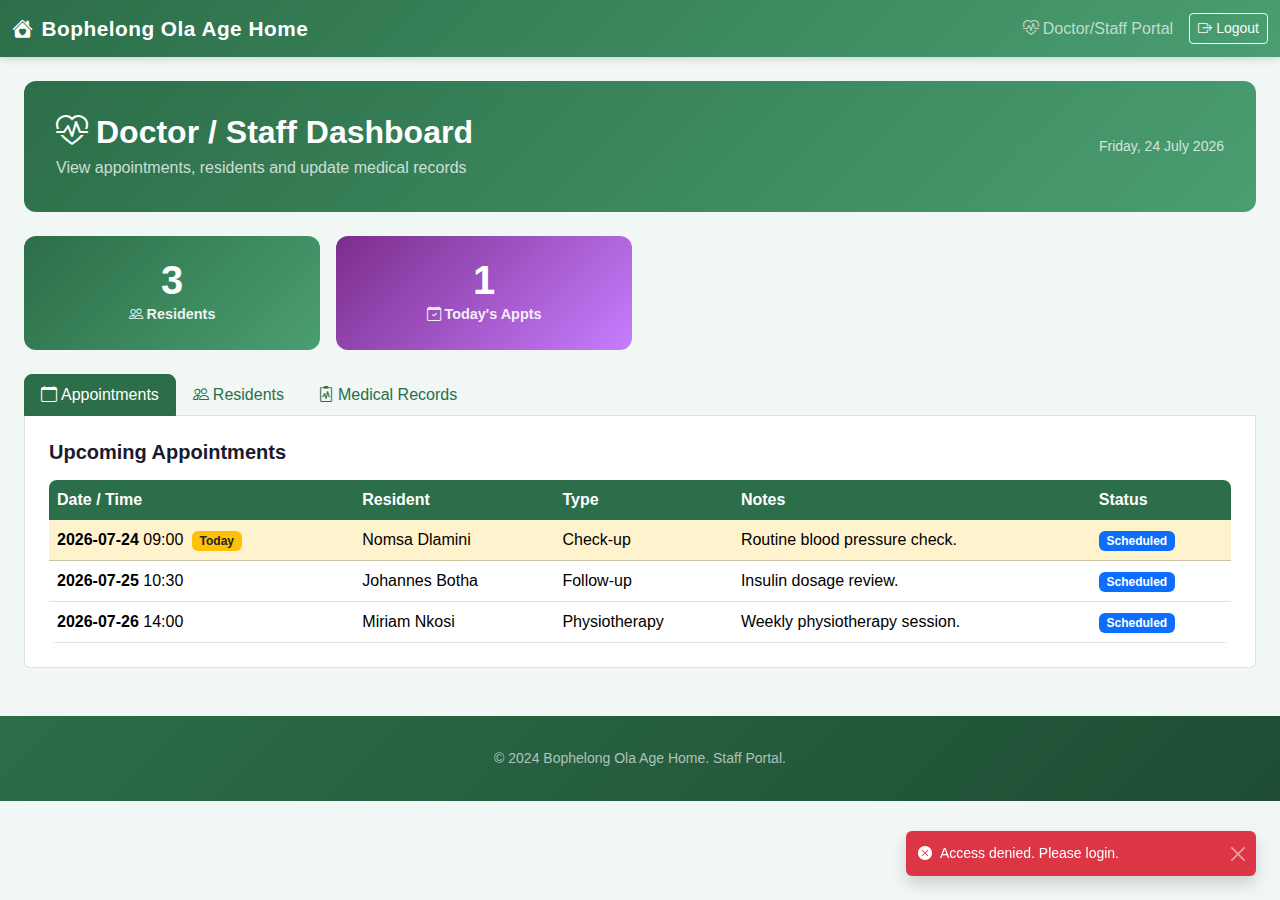
<file: doctor.html>
<!DOCTYPE html>
<html lang="en">
<head>
    <meta charset="UTF-8">
    <meta name="viewport" content="width=device-width, initial-scale=1.0">
    <title>Doctor/Staff Dashboard – Bophelong Ola Age Home</title>
    <link href="https://cdn.jsdelivr.net/npm/bootstrap@5.3.0/dist/css/bootstrap.min.css" rel="stylesheet">
    <link rel="stylesheet" href="https://cdn.jsdelivr.net/npm/bootstrap-icons@1.11.0/font/bootstrap-icons.css">
    <link rel="stylesheet" href="styles.css">
</head>
<body>
    <!-- Navbar -->
    <nav class="navbar navbar-expand-lg">
        <div class="container-fluid">
            <a class="navbar-brand" href="index.html">
                <i class="bi bi-house-heart-fill me-2"></i>Bophelong Ola Age Home
            </a>
            <button class="navbar-toggler" type="button" data-bs-toggle="collapse" data-bs-target="#navbarNav"
                aria-controls="navbarNav" aria-expanded="false" aria-label="Toggle navigation">
                <span class="navbar-toggler-icon"></span>
            </button>
            <div class="collapse navbar-collapse" id="navbarNav">
                <ul class="navbar-nav ms-auto align-items-lg-center">
                    <li class="nav-item"><span class="nav-link text-white opacity-75"><i class="bi bi-heart-pulse me-1"></i>Doctor/Staff Portal</span></li>
                    <li class="nav-item">
                        <button class="btn btn-outline-light btn-sm ms-2" onclick="logout()">
                            <i class="bi bi-box-arrow-right me-1"></i>Logout
                        </button>
                    </li>
                </ul>
            </div>
        </div>
    </nav>

    <div class="container-fluid py-4 px-3 px-md-4">
        <!-- Header -->
        <div class="dashboard-header">
            <div class="row align-items-center">
                <div class="col">
                    <h2 class="mb-1 fw-bold"><i class="bi bi-heart-pulse me-2"></i>Doctor / Staff Dashboard</h2>
                    <p class="mb-0 opacity-75">View appointments, residents and update medical records</p>
                </div>
                <div class="col-auto d-none d-md-block">
                    <span class="opacity-75 small" id="currentDate"></span>
                </div>
            </div>
        </div>

        <!-- Quick Stats -->
        <div class="row g-3 mb-4">
            <div class="col-6 col-md-3">
                <div class="stat-card stat-bg-1">
                    <div class="stat-number" id="statResidents">-</div>
                    <div class="stat-label"><i class="bi bi-people me-1"></i>Residents</div>
                </div>
            </div>
            <div class="col-6 col-md-3">
                <div class="stat-card stat-bg-4">
                    <div class="stat-number" id="statAppointments">-</div>
                    <div class="stat-label"><i class="bi bi-calendar-check me-1"></i>Today's Appts</div>
                </div>
            </div>
        </div>

        <!-- Tabs -->
        <ul class="nav nav-tabs" id="docTabs" role="tablist">
            <li class="nav-item" role="presentation">
                <button class="nav-link active" data-bs-toggle="tab" data-bs-target="#docAppointments" type="button" role="tab">
                    <i class="bi bi-calendar me-1"></i><span class="d-none d-sm-inline">Appointments</span>
                </button>
            </li>
            <li class="nav-item" role="presentation">
                <button class="nav-link" data-bs-toggle="tab" data-bs-target="#docResidents" type="button" role="tab">
                    <i class="bi bi-people me-1"></i><span class="d-none d-sm-inline">Residents</span>
                </button>
            </li>
            <li class="nav-item" role="presentation">
                <button class="nav-link" data-bs-toggle="tab" data-bs-target="#docMedical" type="button" role="tab">
                    <i class="bi bi-clipboard2-pulse me-1"></i><span class="d-none d-sm-inline">Medical Records</span>
                </button>
            </li>
        </ul>

        <div class="tab-content bg-white border border-top-0 rounded-bottom p-3 p-md-4">

            <!-- Appointments Tab -->
            <div class="tab-pane fade show active" id="docAppointments">
                <h5 class="fw-bold mb-3">Upcoming Appointments</h5>
                <div class="table-container">
                    <table class="table table-hover align-middle">
                        <thead>
                            <tr><th>Date / Time</th><th>Resident</th><th>Type</th><th>Notes</th><th>Status</th></tr>
                        </thead>
                        <tbody id="docAppointmentsTable"></tbody>
                    </table>
                </div>
            </div>

            <!-- Residents Tab -->
            <div class="tab-pane fade" id="docResidents">
                <div class="d-flex justify-content-between align-items-center mb-3 flex-wrap gap-2">
                    <h5 class="mb-0 fw-bold">All Residents</h5>
                    <div class="search-box" style="min-width:200px">
                        <i class="bi bi-search"></i>
                        <input type="text" class="form-control form-control-sm ps-4" placeholder="Search residents..." oninput="loadDocResidents(this.value)">
                    </div>
                </div>
                <div class="table-container">
                    <table class="table table-hover align-middle">
                        <thead>
                            <tr><th>ID</th><th>Name</th><th>Age</th><th>Room</th><th>Medical History</th></tr>
                        </thead>
                        <tbody id="docResidentsTable"></tbody>
                    </table>
                </div>
            </div>

            <!-- Medical Records Tab -->
            <div class="tab-pane fade" id="docMedical">
                <div class="row g-4">
                    <div class="col-lg-6">
                        <div class="card">
                            <div class="card-header">
                                <i class="bi bi-clipboard2-plus me-2"></i>Update Medical Record
                            </div>
                            <div class="card-body">
                                <form id="medicalForm">
                                    <div class="mb-3">
                                        <label for="medicalResidentId" class="form-label">Resident ID <span class="text-danger">*</span></label>
                                        <input type="text" class="form-control" id="medicalResidentId" placeholder="Enter resident ID" required>
                                        <div class="form-text">Enter the ID of the resident whose record you want to update.</div>
                                    </div>
                                    <div class="mb-3">
                                        <label for="medicalUpdate" class="form-label">New Medical Note <span class="text-danger">*</span></label>
                                        <textarea class="form-control" id="medicalUpdate" rows="4"
                                            placeholder="e.g. Blood pressure 130/80. Medication adjusted." required></textarea>
                                    </div>
                                    <button type="button" class="btn btn-primary w-100" onclick="updateMedical()">
                                        <i class="bi bi-save me-1"></i>Save Medical Note
                                    </button>
                                </form>
                            </div>
                        </div>
                    </div>
                    <div class="col-lg-6">
                        <div class="card h-100">
                            <div class="card-header">
                                <i class="bi bi-info-circle me-2"></i>Instructions
                            </div>
                            <div class="card-body">
                                <ul class="list-group list-group-flush">
                                    <li class="list-group-item border-0 px-0">
                                        <i class="bi bi-1-circle text-primary me-2"></i>
                                        Find the resident's ID from the Residents tab.
                                    </li>
                                    <li class="list-group-item border-0 px-0">
                                        <i class="bi bi-2-circle text-primary me-2"></i>
                                        Enter the ID and your medical note above.
                                    </li>
                                    <li class="list-group-item border-0 px-0">
                                        <i class="bi bi-3-circle text-primary me-2"></i>
                                        Notes are timestamped and appended to the resident's history.
                                    </li>
                                    <li class="list-group-item border-0 px-0">
                                        <i class="bi bi-4-circle text-primary me-2"></i>
                                        All updates are saved immediately.
                                    </li>
                                </ul>
                            </div>
                        </div>
                    </div>
                </div>
            </div>

        </div>
    </div>

    <!-- Footer -->
    <footer class="mt-4">
        <div class="container">
            <p class="text-center mb-0 small opacity-75">&copy; 2024 Bophelong Ola Age Home. Staff Portal.</p>
        </div>
    </footer>

    <script src="https://cdn.jsdelivr.net/npm/bootstrap@5.3.0/dist/js/bootstrap.bundle.min.js"></script>
    <script src="script.js"></script>
    <script>
        document.addEventListener('DOMContentLoaded', function () {
            checkRole('doctor');
            seedDemoData();
            updateStats();
            loadDocAppointments();
            loadDocResidents();
            const el = document.getElementById('currentDate');
            if (el) el.textContent = new Date().toLocaleDateString('en-ZA', { weekday: 'long', year: 'numeric', month: 'long', day: 'numeric' });
        });
    </script>
</body>
</html>
</file>
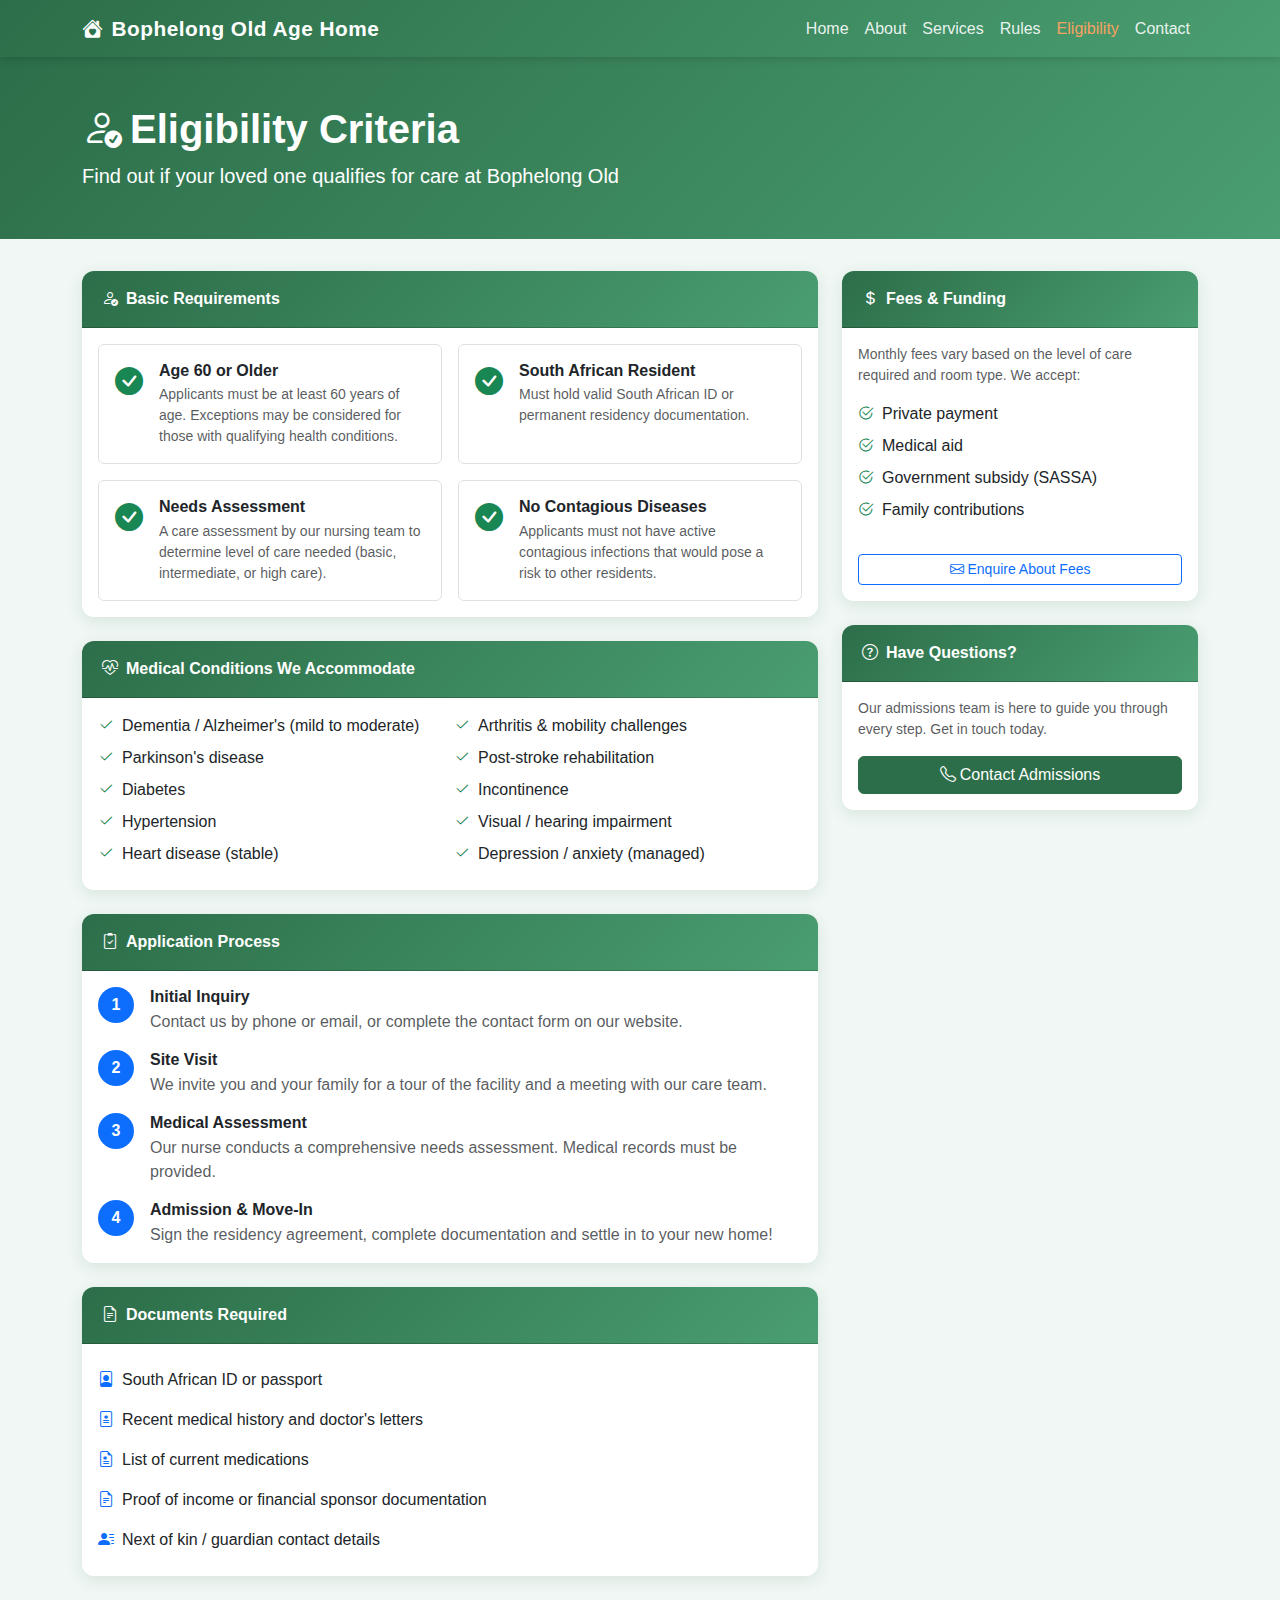
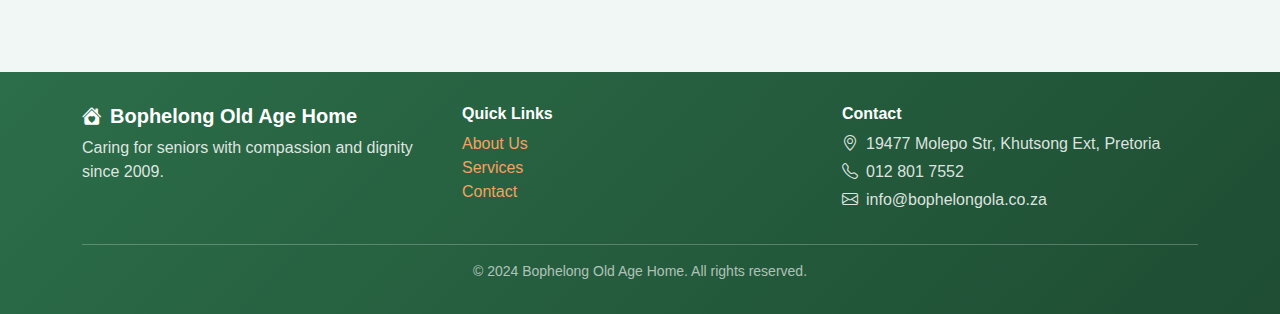
<file: eligibility.html>
<!DOCTYPE html>
<html lang="en">
<head>
    <meta charset="UTF-8">
    <meta name="viewport" content="width=device-width, initial-scale=1.0">
    <title>Eligibility – Bophelong Old Age Home</title>
    <link href="https://cdn.jsdelivr.net/npm/bootstrap@5.3.0/dist/css/bootstrap.min.css" rel="stylesheet">
    <link rel="stylesheet" href="https://cdn.jsdelivr.net/npm/bootstrap-icons@1.11.0/font/bootstrap-icons.css">
    <link rel="stylesheet" href="styles.css">
</head>
<body>
    <nav class="navbar navbar-expand-lg">
        <div class="container">
            <a class="navbar-brand" href="index.html"><i class="bi bi-house-heart-fill me-2"></i>Bophelong Old Age Home</a>
            <button class="navbar-toggler" type="button" data-bs-toggle="collapse" data-bs-target="#navbarNav"
                aria-controls="navbarNav" aria-expanded="false" aria-label="Toggle navigation">
                <span class="navbar-toggler-icon"></span>
            </button>
            <div class="collapse navbar-collapse" id="navbarNav">
                <ul class="navbar-nav ms-auto">
                    <li class="nav-item"><a class="nav-link" href="index.html">Home</a></li>
                    <li class="nav-item"><a class="nav-link" href="about.html">About</a></li>
                    <li class="nav-item"><a class="nav-link" href="services.html">Services</a></li>
                    <li class="nav-item"><a class="nav-link" href="rules.html">Rules</a></li>
                    <li class="nav-item"><a class="nav-link active" href="eligibility.html">Eligibility</a></li>
                    <li class="nav-item"><a class="nav-link" href="contact.html">Contact</a></li>
                </ul>
            </div>
        </div>
    </nav>

    <div class="page-header">
        <div class="container">
            <h1 class="fw-bold"><i class="bi bi-person-check me-2"></i>Eligibility Criteria</h1>
            <p class="lead opacity-90">Find out if your loved one qualifies for care at Bophelong Old</p>
        </div>
    </div>

    <div class="container pb-5">
        <div class="row g-4">
            <div class="col-lg-8">
                <!-- Basic Requirements -->
                <div class="card mb-4">
                    <div class="card-header"><i class="bi bi-person-check me-2"></i>Basic Requirements</div>
                    <div class="card-body">
                        <div class="row g-3">
                            <div class="col-sm-6">
                                <div class="border rounded p-3 h-100">
                                    <div class="d-flex gap-3 align-items-start">
                                        <div class="text-success fs-3 flex-shrink-0"><i class="bi bi-check-circle-fill"></i></div>
                                        <div>
                                            <h6 class="fw-bold mb-1">Age 60 or Older</h6>
                                            <p class="text-muted small mb-0">Applicants must be at least 60 years of age. Exceptions may be considered for those with qualifying health conditions.</p>
                                        </div>
                                    </div>
                                </div>
                            </div>
                            <div class="col-sm-6">
                                <div class="border rounded p-3 h-100">
                                    <div class="d-flex gap-3 align-items-start">
                                        <div class="text-success fs-3 flex-shrink-0"><i class="bi bi-check-circle-fill"></i></div>
                                        <div>
                                            <h6 class="fw-bold mb-1">South African Resident</h6>
                                            <p class="text-muted small mb-0">Must hold valid South African ID or permanent residency documentation.</p>
                                        </div>
                                    </div>
                                </div>
                            </div>
                            <div class="col-sm-6">
                                <div class="border rounded p-3 h-100">
                                    <div class="d-flex gap-3 align-items-start">
                                        <div class="text-success fs-3 flex-shrink-0"><i class="bi bi-check-circle-fill"></i></div>
                                        <div>
                                            <h6 class="fw-bold mb-1">Needs Assessment</h6>
                                            <p class="text-muted small mb-0">A care assessment by our nursing team to determine level of care needed (basic, intermediate, or high care).</p>
                                        </div>
                                    </div>
                                </div>
                            </div>
                            <div class="col-sm-6">
                                <div class="border rounded p-3 h-100">
                                    <div class="d-flex gap-3 align-items-start">
                                        <div class="text-success fs-3 flex-shrink-0"><i class="bi bi-check-circle-fill"></i></div>
                                        <div>
                                            <h6 class="fw-bold mb-1">No Contagious Diseases</h6>
                                            <p class="text-muted small mb-0">Applicants must not have active contagious infections that would pose a risk to other residents.</p>
                                        </div>
                                    </div>
                                </div>
                            </div>
                        </div>
                    </div>
                </div>

                <!-- Medical Conditions We Cater For -->
                <div class="card mb-4">
                    <div class="card-header"><i class="bi bi-heart-pulse me-2"></i>Medical Conditions We Accommodate</div>
                    <div class="card-body">
                        <div class="row g-2">
                            <div class="col-sm-6">
                                <ul class="list-unstyled mb-0">
                                    <li class="mb-2"><i class="bi bi-check2 text-success me-2"></i>Dementia / Alzheimer's (mild to moderate)</li>
                                    <li class="mb-2"><i class="bi bi-check2 text-success me-2"></i>Parkinson's disease</li>
                                    <li class="mb-2"><i class="bi bi-check2 text-success me-2"></i>Diabetes</li>
                                    <li class="mb-2"><i class="bi bi-check2 text-success me-2"></i>Hypertension</li>
                                    <li class="mb-2"><i class="bi bi-check2 text-success me-2"></i>Heart disease (stable)</li>
                                </ul>
                            </div>
                            <div class="col-sm-6">
                                <ul class="list-unstyled mb-0">
                                    <li class="mb-2"><i class="bi bi-check2 text-success me-2"></i>Arthritis &amp; mobility challenges</li>
                                    <li class="mb-2"><i class="bi bi-check2 text-success me-2"></i>Post-stroke rehabilitation</li>
                                    <li class="mb-2"><i class="bi bi-check2 text-success me-2"></i>Incontinence</li>
                                    <li class="mb-2"><i class="bi bi-check2 text-success me-2"></i>Visual / hearing impairment</li>
                                    <li class="mb-2"><i class="bi bi-check2 text-success me-2"></i>Depression / anxiety (managed)</li>
                                </ul>
                            </div>
                        </div>
                    </div>
                </div>

                <!-- Application Process -->
                <div class="card mb-4">
                    <div class="card-header"><i class="bi bi-clipboard2-check me-2"></i>Application Process</div>
                    <div class="card-body">
                        <div class="row g-3">
                            <div class="col-12">
                                <div class="d-flex gap-3">
                                    <div class="bg-primary text-white rounded-circle d-flex align-items-center justify-content-center flex-shrink-0" style="width:36px;height:36px;font-weight:700">1</div>
                                    <div>
                                        <h6 class="fw-bold mb-1">Initial Inquiry</h6>
                                        <p class="text-muted mb-0">Contact us by phone or email, or complete the contact form on our website.</p>
                                    </div>
                                </div>
                            </div>
                            <div class="col-12">
                                <div class="d-flex gap-3">
                                    <div class="bg-primary text-white rounded-circle d-flex align-items-center justify-content-center flex-shrink-0" style="width:36px;height:36px;font-weight:700">2</div>
                                    <div>
                                        <h6 class="fw-bold mb-1">Site Visit</h6>
                                        <p class="text-muted mb-0">We invite you and your family for a tour of the facility and a meeting with our care team.</p>
                                    </div>
                                </div>
                            </div>
                            <div class="col-12">
                                <div class="d-flex gap-3">
                                    <div class="bg-primary text-white rounded-circle d-flex align-items-center justify-content-center flex-shrink-0" style="width:36px;height:36px;font-weight:700">3</div>
                                    <div>
                                        <h6 class="fw-bold mb-1">Medical Assessment</h6>
                                        <p class="text-muted mb-0">Our nurse conducts a comprehensive needs assessment. Medical records must be provided.</p>
                                    </div>
                                </div>
                            </div>
                            <div class="col-12">
                                <div class="d-flex gap-3">
                                    <div class="bg-primary text-white rounded-circle d-flex align-items-center justify-content-center flex-shrink-0" style="width:36px;height:36px;font-weight:700">4</div>
                                    <div>
                                        <h6 class="fw-bold mb-1">Admission &amp; Move-In</h6>
                                        <p class="text-muted mb-0">Sign the residency agreement, complete documentation and settle in to your new home!</p>
                                    </div>
                                </div>
                            </div>
                        </div>
                    </div>
                </div>

                <!-- Documents Required -->
                <div class="card">
                    <div class="card-header"><i class="bi bi-file-earmark-text me-2"></i>Documents Required</div>
                    <div class="card-body">
                        <ul class="list-group list-group-flush">
                            <li class="list-group-item border-0 px-0"><i class="bi bi-file-person me-2 text-primary"></i>South African ID or passport</li>
                            <li class="list-group-item border-0 px-0"><i class="bi bi-file-medical me-2 text-primary"></i>Recent medical history and doctor's letters</li>
                            <li class="list-group-item border-0 px-0"><i class="bi bi-file-earmark-medical me-2 text-primary"></i>List of current medications</li>
                            <li class="list-group-item border-0 px-0"><i class="bi bi-file-earmark-text me-2 text-primary"></i>Proof of income or financial sponsor documentation</li>
                            <li class="list-group-item border-0 px-0"><i class="bi bi-person-lines-fill me-2 text-primary"></i>Next of kin / guardian contact details</li>
                        </ul>
                    </div>
                </div>
            </div>

            <!-- Sidebar -->
            <div class="col-lg-4">
                <div class="card mb-4">
                    <div class="card-header"><i class="bi bi-currency-dollar me-2"></i>Fees &amp; Funding</div>
                    <div class="card-body">
                        <p class="text-muted small">Monthly fees vary based on the level of care required and room type. We accept:</p>
                        <ul class="list-unstyled">
                            <li class="mb-2"><i class="bi bi-check2-circle text-success me-2"></i>Private payment</li>
                            <li class="mb-2"><i class="bi bi-check2-circle text-success me-2"></i>Medical aid</li>
                            <li class="mb-2"><i class="bi bi-check2-circle text-success me-2"></i>Government subsidy (SASSA)</li>
                            <li class="mb-0"><i class="bi bi-check2-circle text-success me-2"></i>Family contributions</li>
                        </ul>
                        <a href="contact.html" class="btn btn-outline-primary btn-sm w-100 mt-3">
                            <i class="bi bi-envelope me-1"></i>Enquire About Fees
                        </a>
                    </div>
                </div>

                <div class="card">
                    <div class="card-header"><i class="bi bi-question-circle me-2"></i>Have Questions?</div>
                    <div class="card-body">
                        <p class="text-muted small">Our admissions team is here to guide you through every step. Get in touch today.</p>
                        <a href="contact.html" class="btn btn-primary w-100">
                            <i class="bi bi-telephone me-1"></i>Contact Admissions
                        </a>
                    </div>
                </div>
            </div>
        </div>
    </div>

    <footer>
        <div class="container">
            <div class="row g-4">
                <div class="col-md-4">
                    <h5 class="text-white fw-bold mb-2"><i class="bi bi-house-heart-fill me-2"></i>Bophelong Old Age Home</h5>
                    <p>Caring for seniors with compassion and dignity since 2009.</p>
                </div>
                <div class="col-md-4">
                    <h6 class="text-white fw-bold mb-2">Quick Links</h6>
                    <ul class="list-unstyled">
                        <li><a href="about.html">About Us</a></li>
                        <li><a href="services.html">Services</a></li>
                        <li><a href="contact.html">Contact</a></li>
                    </ul>
                </div>
                <div class="col-md-4">
                    <h6 class="text-white fw-bold mb-2">Contact</h6>
                    <p class="mb-1"><i class="bi bi-geo-alt me-2"></i>19477 Molepo Str, Khutsong Ext, Pretoria</p>
                    <p class="mb-1"><i class="bi bi-telephone me-2"></i>012 801 7552</p>
                    <p class="mb-0"><i class="bi bi-envelope me-2"></i>info@bophelongola.co.za</p>
                </div>
            </div>
            <hr class="border-light opacity-25 mt-4">
            <p class="text-center mb-0 small opacity-75">&copy; 2024 Bophelong Old Age Home. All rights reserved.</p>
        </div>
    </footer>

    <script src="https://cdn.jsdelivr.net/npm/bootstrap@5.3.0/dist/js/bootstrap.bundle.min.js"></script>
</body>
</html>
</file>
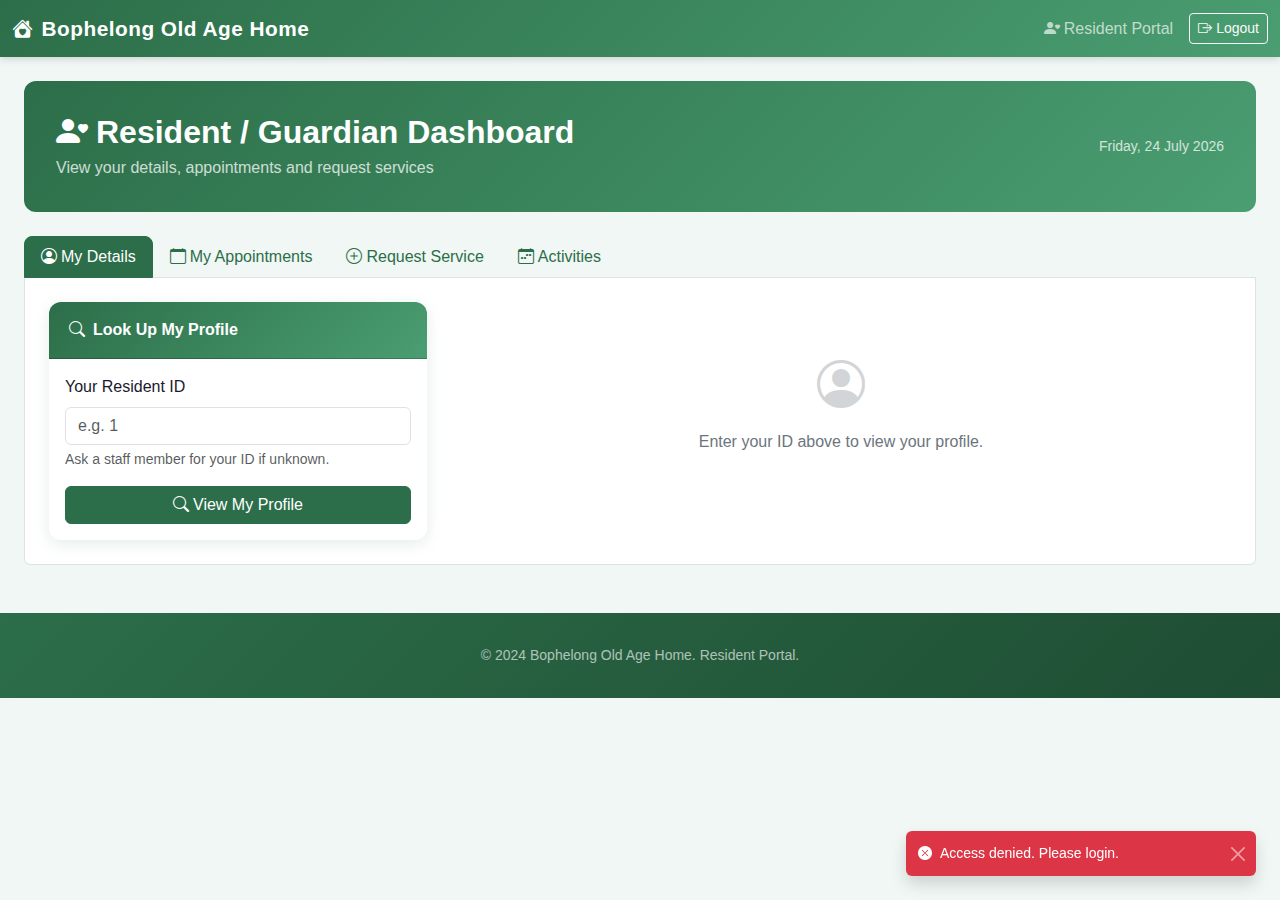
<file: resident.html>
<!DOCTYPE html>
<html lang="en">
<head>
    <meta charset="UTF-8">
    <meta name="viewport" content="width=device-width, initial-scale=1.0">
    <title>Resident Dashboard – Bophelong Old Age Home</title>
    <link href="https://cdn.jsdelivr.net/npm/bootstrap@5.3.0/dist/css/bootstrap.min.css" rel="stylesheet">
    <link rel="stylesheet" href="https://cdn.jsdelivr.net/npm/bootstrap-icons@1.11.0/font/bootstrap-icons.css">
    <link rel="stylesheet" href="styles.css">
</head>
<body>
    <!-- Navbar -->
    <nav class="navbar navbar-expand-lg">
        <div class="container-fluid">
            <a class="navbar-brand" href="index.html">
                <i class="bi bi-house-heart-fill me-2"></i>Bophelong Old Age Home
            </a>
            <button class="navbar-toggler" type="button" data-bs-toggle="collapse" data-bs-target="#navbarNav"
                aria-controls="navbarNav" aria-expanded="false" aria-label="Toggle navigation">
                <span class="navbar-toggler-icon"></span>
            </button>
            <div class="collapse navbar-collapse" id="navbarNav">
                <ul class="navbar-nav ms-auto align-items-lg-center">
                    <li class="nav-item"><span class="nav-link text-white opacity-75"><i class="bi bi-person-heart me-1"></i>Resident Portal</span></li>
                    <li class="nav-item">
                        <button class="btn btn-outline-light btn-sm ms-2" onclick="logout()">
                            <i class="bi bi-box-arrow-right me-1"></i>Logout
                        </button>
                    </li>
                </ul>
            </div>
        </div>
    </nav>

    <div class="container-fluid py-4 px-3 px-md-4">
        <!-- Header -->
        <div class="dashboard-header">
            <div class="row align-items-center">
                <div class="col">
                    <h2 class="mb-1 fw-bold"><i class="bi bi-person-heart me-2"></i>Resident / Guardian Dashboard</h2>
                    <p class="mb-0 opacity-75">View your details, appointments and request services</p>
                </div>
                <div class="col-auto d-none d-md-block">
                    <span class="opacity-75 small" id="currentDate"></span>
                </div>
            </div>
        </div>

        <!-- Tabs -->
        <ul class="nav nav-tabs" id="resTabs" role="tablist">
            <li class="nav-item" role="presentation">
                <button class="nav-link active" data-bs-toggle="tab" data-bs-target="#resDetails" type="button" role="tab">
                    <i class="bi bi-person-circle me-1"></i><span class="d-none d-sm-inline">My Details</span>
                </button>
            </li>
            <li class="nav-item" role="presentation">
                <button class="nav-link" data-bs-toggle="tab" data-bs-target="#resAppointments" type="button" role="tab">
                    <i class="bi bi-calendar me-1"></i><span class="d-none d-sm-inline">My Appointments</span>
                </button>
            </li>
            <li class="nav-item" role="presentation">
                <button class="nav-link" data-bs-toggle="tab" data-bs-target="#resRequest" type="button" role="tab">
                    <i class="bi bi-plus-circle me-1"></i><span class="d-none d-sm-inline">Request Service</span>
                </button>
            </li>
            <li class="nav-item" role="presentation">
                <button class="nav-link" data-bs-toggle="tab" data-bs-target="#resActivities" type="button" role="tab">
                    <i class="bi bi-calendar-week me-1"></i><span class="d-none d-sm-inline">Activities</span>
                </button>
            </li>
        </ul>

        <div class="tab-content bg-white border border-top-0 rounded-bottom p-3 p-md-4">

            <!-- My Details -->
            <div class="tab-pane fade show active" id="resDetails">
                <div class="row g-4">
                    <div class="col-md-5 col-lg-4">
                        <div class="card">
                            <div class="card-header">
                                <i class="bi bi-search me-2"></i>Look Up My Profile
                            </div>
                            <div class="card-body">
                                <div class="mb-3">
                                    <label for="resId" class="form-label">Your Resident ID</label>
                                    <input type="text" class="form-control" id="resId" placeholder="e.g. 1">
                                    <div class="form-text">Ask a staff member for your ID if unknown.</div>
                                </div>
                                <button type="button" class="btn btn-primary w-100" onclick="viewMyDetails()">
                                    <i class="bi bi-search me-1"></i>View My Profile
                                </button>
                            </div>
                        </div>
                    </div>
                    <div class="col-md-7 col-lg-8">
                        <div id="myDetails">
                            <div class="empty-state">
                                <i class="bi bi-person-circle d-block mb-2"></i>
                                <p>Enter your ID above to view your profile.</p>
                            </div>
                        </div>
                    </div>
                </div>
            </div>

            <!-- My Appointments -->
            <div class="tab-pane fade" id="resAppointments">
                <div class="row g-4">
                    <div class="col-md-4">
                        <div class="card">
                            <div class="card-header">
                                <i class="bi bi-search me-2"></i>Find My Appointments
                            </div>
                            <div class="card-body">
                                <div class="mb-3">
                                    <label for="appResId" class="form-label">Your Resident ID</label>
                                    <input type="text" class="form-control" id="appResId" placeholder="e.g. 1">
                                </div>
                                <button type="button" class="btn btn-primary w-100" onclick="viewMyAppointments()">
                                    <i class="bi bi-calendar me-1"></i>View Appointments
                                </button>
                            </div>
                        </div>
                    </div>
                    <div class="col-md-8">
                        <div class="table-container">
                            <table class="table table-hover align-middle">
                                <thead>
                                    <tr><th>Date / Time</th><th>Staff</th><th>Type</th><th>Notes</th></tr>
                                </thead>
                                <tbody id="myAppointmentsTable">
                                    <tr><td colspan="4" class="text-center py-4 text-muted">Enter your ID above to view appointments.</td></tr>
                                </tbody>
                            </table>
                        </div>
                    </div>
                </div>
            </div>

            <!-- Request Service -->
            <div class="tab-pane fade" id="resRequest">
                <div class="row justify-content-center">
                    <div class="col-md-8 col-lg-6">
                        <div class="card">
                            <div class="card-header">
                                <i class="bi bi-calendar-plus me-2"></i>Request an Appointment / Service
                            </div>
                            <div class="card-body">
                                <form id="requestForm">
                                    <div class="mb-3">
                                        <label for="reqResident" class="form-label">Your Resident ID <span class="text-danger">*</span></label>
                                        <input type="text" class="form-control" id="reqResident" placeholder="Your ID" required>
                                    </div>
                                    <div class="mb-3">
                                        <label for="reqDoctor" class="form-label">Preferred Staff ID</label>
                                        <input type="text" class="form-control" id="reqDoctor" placeholder="Staff/Doctor ID">
                                        <div class="form-text">Leave blank if you have no preference.</div>
                                    </div>
                                    <div class="mb-3">
                                        <label for="reqType" class="form-label">Service Type <span class="text-danger">*</span></label>
                                        <select class="form-select" id="reqType" required>
                                            <option value="">Select service...</option>
                                            <option>Check-up</option>
                                            <option>Follow-up</option>
                                            <option>Physiotherapy</option>
                                            <option>Dental</option>
                                            <option>Optometry</option>
                                            <option>Counseling</option>
                                            <option>Other</option>
                                        </select>
                                    </div>
                                    <div class="mb-3">
                                        <label for="reqDate" class="form-label">Preferred Date <span class="text-danger">*</span></label>
                                        <input type="date" class="form-control" id="reqDate" required>
                                    </div>
                                    <div class="mb-3">
                                        <label for="reqTime" class="form-label">Preferred Time</label>
                                        <input type="time" class="form-control" id="reqTime">
                                    </div>
                                    <div class="mb-3">
                                        <label for="reqNotes" class="form-label">Additional Notes</label>
                                        <textarea class="form-control" id="reqNotes" rows="3" placeholder="Describe your request..."></textarea>
                                    </div>
                                    <button type="button" class="btn btn-primary w-100" onclick="requestAppointment()">
                                        <i class="bi bi-send me-1"></i>Submit Request
                                    </button>
                                </form>
                            </div>
                        </div>
                    </div>
                </div>
            </div>

            <!-- Activities -->
            <div class="tab-pane fade" id="resActivities">
                <h5 class="fw-bold mb-3">Weekly Activity Schedule</h5>
                <div id="activitiesList"></div>
            </div>

        </div>
    </div>

    <!-- Footer -->
    <footer class="mt-4">
        <div class="container">
            <p class="text-center mb-0 small opacity-75">&copy; 2024 Bophelong Old Age Home. Resident Portal.</p>
        </div>
    </footer>

    <script src="https://cdn.jsdelivr.net/npm/bootstrap@5.3.0/dist/js/bootstrap.bundle.min.js"></script>
    <script src="script.js"></script>
    <script>
        document.addEventListener('DOMContentLoaded', function () {
            checkRole('resident');
            seedDemoData();
            loadActivities();
            const el = document.getElementById('currentDate');
            if (el) el.textContent = new Date().toLocaleDateString('en-ZA', { weekday: 'long', year: 'numeric', month: 'long', day: 'numeric' });
        });
    </script>
</body>
</html>
</file>
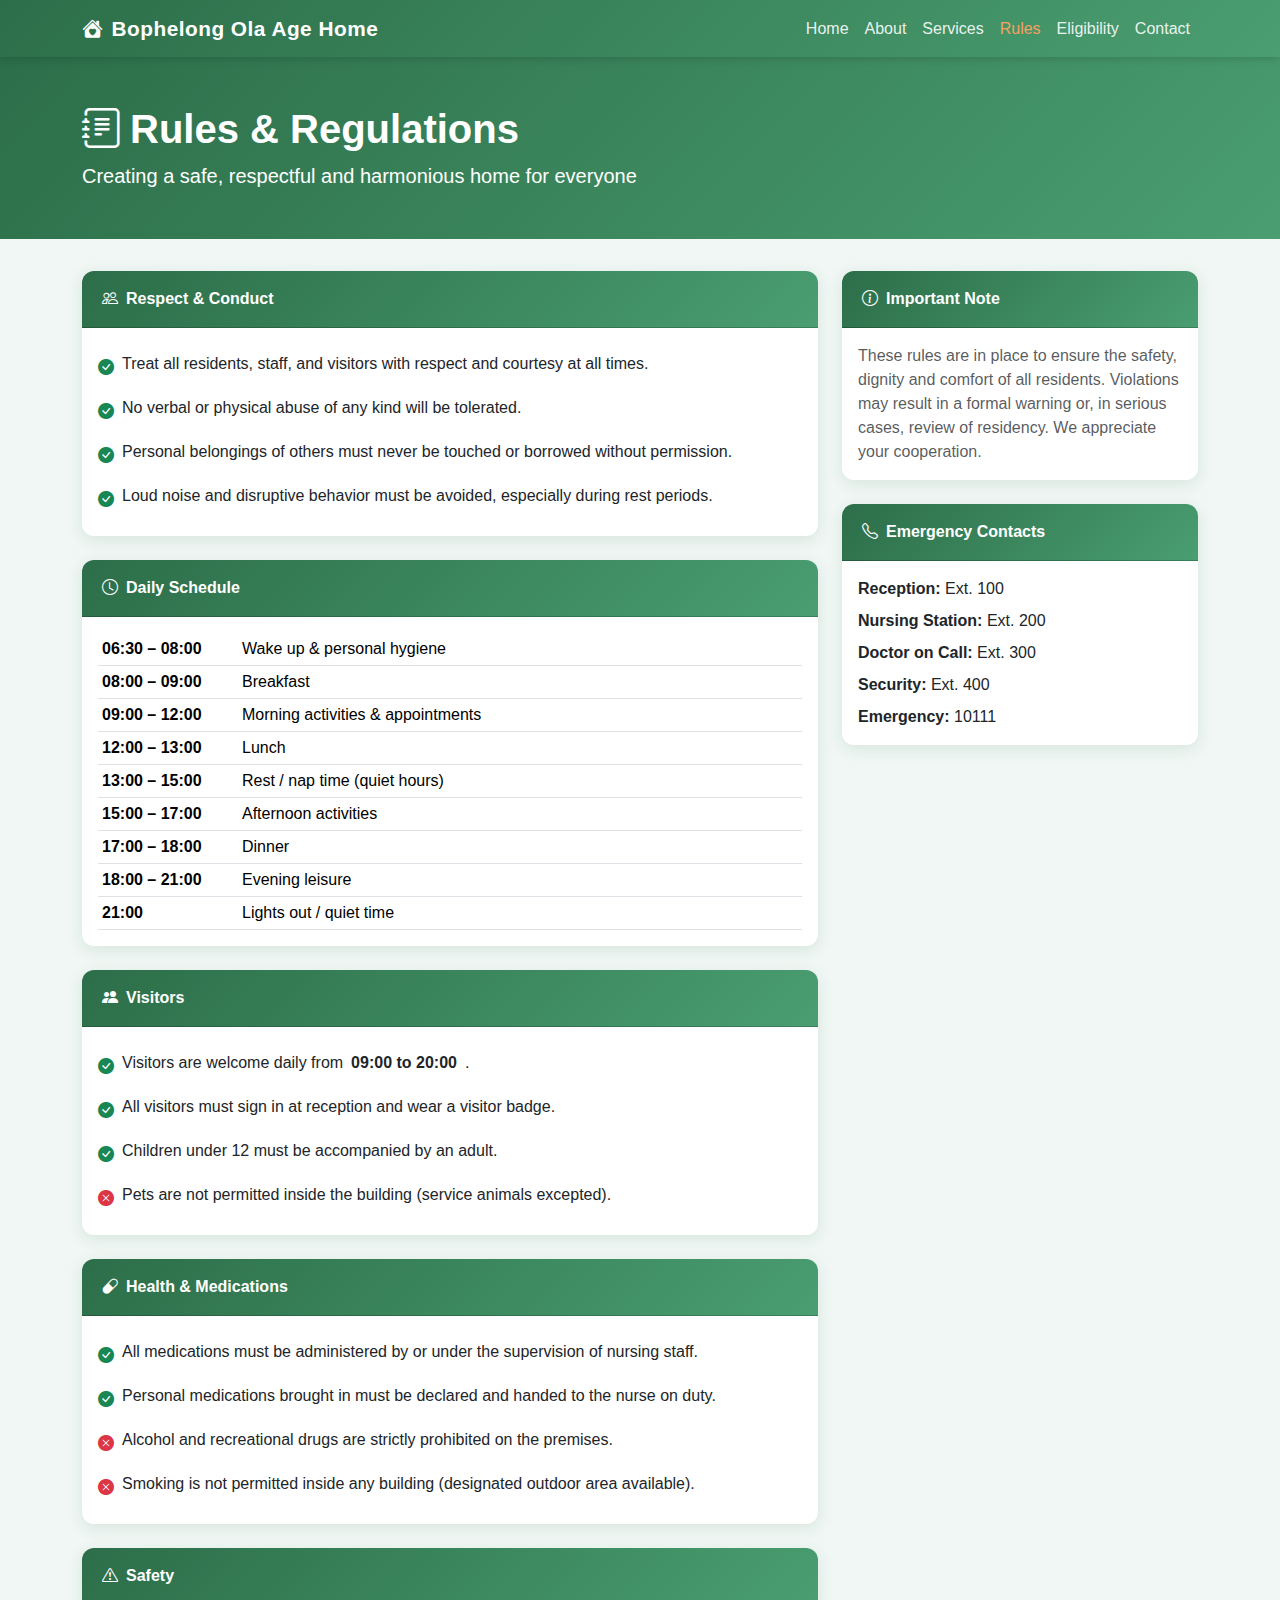
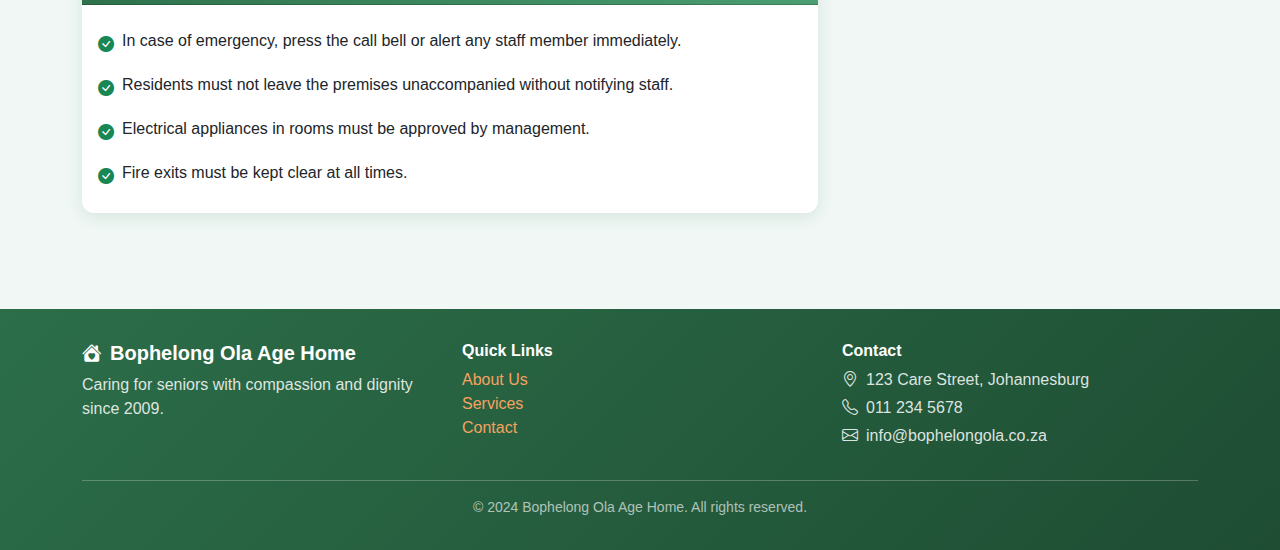
<file: rules.html>
<!DOCTYPE html>
<html lang="en">
<head>
    <meta charset="UTF-8">
    <meta name="viewport" content="width=device-width, initial-scale=1.0">
    <title>Rules & Regulations – Bophelong Ola Age Home</title>
    <link href="https://cdn.jsdelivr.net/npm/bootstrap@5.3.0/dist/css/bootstrap.min.css" rel="stylesheet">
    <link rel="stylesheet" href="https://cdn.jsdelivr.net/npm/bootstrap-icons@1.11.0/font/bootstrap-icons.css">
    <link rel="stylesheet" href="styles.css">
</head>
<body>
    <nav class="navbar navbar-expand-lg">
        <div class="container">
            <a class="navbar-brand" href="index.html"><i class="bi bi-house-heart-fill me-2"></i>Bophelong Ola Age Home</a>
            <button class="navbar-toggler" type="button" data-bs-toggle="collapse" data-bs-target="#navbarNav"
                aria-controls="navbarNav" aria-expanded="false" aria-label="Toggle navigation">
                <span class="navbar-toggler-icon"></span>
            </button>
            <div class="collapse navbar-collapse" id="navbarNav">
                <ul class="navbar-nav ms-auto">
                    <li class="nav-item"><a class="nav-link" href="index.html">Home</a></li>
                    <li class="nav-item"><a class="nav-link" href="about.html">About</a></li>
                    <li class="nav-item"><a class="nav-link" href="services.html">Services</a></li>
                    <li class="nav-item"><a class="nav-link active" href="rules.html">Rules</a></li>
                    <li class="nav-item"><a class="nav-link" href="eligibility.html">Eligibility</a></li>
                    <li class="nav-item"><a class="nav-link" href="contact.html">Contact</a></li>
                </ul>
            </div>
        </div>
    </nav>

    <div class="page-header">
        <div class="container">
            <h1 class="fw-bold"><i class="bi bi-journal-text me-2"></i>Rules &amp; Regulations</h1>
            <p class="lead opacity-90">Creating a safe, respectful and harmonious home for everyone</p>
        </div>
    </div>

    <div class="container pb-5">
        <div class="row g-4">
            <div class="col-lg-8">
                <div class="card mb-4">
                    <div class="card-header"><i class="bi bi-people me-2"></i>Respect &amp; Conduct</div>
                    <div class="card-body">
                        <ul class="list-group list-group-flush">
                            <li class="list-group-item border-0 px-0 d-flex gap-2">
                                <i class="bi bi-check-circle-fill text-success mt-1 flex-shrink-0"></i>
                                Treat all residents, staff, and visitors with respect and courtesy at all times.
                            </li>
                            <li class="list-group-item border-0 px-0 d-flex gap-2">
                                <i class="bi bi-check-circle-fill text-success mt-1 flex-shrink-0"></i>
                                No verbal or physical abuse of any kind will be tolerated.
                            </li>
                            <li class="list-group-item border-0 px-0 d-flex gap-2">
                                <i class="bi bi-check-circle-fill text-success mt-1 flex-shrink-0"></i>
                                Personal belongings of others must never be touched or borrowed without permission.
                            </li>
                            <li class="list-group-item border-0 px-0 d-flex gap-2">
                                <i class="bi bi-check-circle-fill text-success mt-1 flex-shrink-0"></i>
                                Loud noise and disruptive behavior must be avoided, especially during rest periods.
                            </li>
                        </ul>
                    </div>
                </div>

                <div class="card mb-4">
                    <div class="card-header"><i class="bi bi-clock me-2"></i>Daily Schedule</div>
                    <div class="card-body">
                        <div class="table-responsive">
                            <table class="table table-sm">
                                <tbody>
                                    <tr><td class="fw-semibold" style="width:140px">06:30 – 08:00</td><td>Wake up &amp; personal hygiene</td></tr>
                                    <tr><td class="fw-semibold">08:00 – 09:00</td><td>Breakfast</td></tr>
                                    <tr><td class="fw-semibold">09:00 – 12:00</td><td>Morning activities &amp; appointments</td></tr>
                                    <tr><td class="fw-semibold">12:00 – 13:00</td><td>Lunch</td></tr>
                                    <tr><td class="fw-semibold">13:00 – 15:00</td><td>Rest / nap time (quiet hours)</td></tr>
                                    <tr><td class="fw-semibold">15:00 – 17:00</td><td>Afternoon activities</td></tr>
                                    <tr><td class="fw-semibold">17:00 – 18:00</td><td>Dinner</td></tr>
                                    <tr><td class="fw-semibold">18:00 – 21:00</td><td>Evening leisure</td></tr>
                                    <tr><td class="fw-semibold">21:00</td><td>Lights out / quiet time</td></tr>
                                </tbody>
                            </table>
                        </div>
                    </div>
                </div>

                <div class="card mb-4">
                    <div class="card-header"><i class="bi bi-people-fill me-2"></i>Visitors</div>
                    <div class="card-body">
                        <ul class="list-group list-group-flush">
                            <li class="list-group-item border-0 px-0 d-flex gap-2">
                                <i class="bi bi-check-circle-fill text-success mt-1 flex-shrink-0"></i>
                                Visitors are welcome daily from <strong>09:00 to 20:00</strong>.
                            </li>
                            <li class="list-group-item border-0 px-0 d-flex gap-2">
                                <i class="bi bi-check-circle-fill text-success mt-1 flex-shrink-0"></i>
                                All visitors must sign in at reception and wear a visitor badge.
                            </li>
                            <li class="list-group-item border-0 px-0 d-flex gap-2">
                                <i class="bi bi-check-circle-fill text-success mt-1 flex-shrink-0"></i>
                                Children under 12 must be accompanied by an adult.
                            </li>
                            <li class="list-group-item border-0 px-0 d-flex gap-2">
                                <i class="bi bi-x-circle-fill text-danger mt-1 flex-shrink-0"></i>
                                Pets are not permitted inside the building (service animals excepted).
                            </li>
                        </ul>
                    </div>
                </div>

                <div class="card mb-4">
                    <div class="card-header"><i class="bi bi-capsule me-2"></i>Health &amp; Medications</div>
                    <div class="card-body">
                        <ul class="list-group list-group-flush">
                            <li class="list-group-item border-0 px-0 d-flex gap-2">
                                <i class="bi bi-check-circle-fill text-success mt-1 flex-shrink-0"></i>
                                All medications must be administered by or under the supervision of nursing staff.
                            </li>
                            <li class="list-group-item border-0 px-0 d-flex gap-2">
                                <i class="bi bi-check-circle-fill text-success mt-1 flex-shrink-0"></i>
                                Personal medications brought in must be declared and handed to the nurse on duty.
                            </li>
                            <li class="list-group-item border-0 px-0 d-flex gap-2">
                                <i class="bi bi-x-circle-fill text-danger mt-1 flex-shrink-0"></i>
                                Alcohol and recreational drugs are strictly prohibited on the premises.
                            </li>
                            <li class="list-group-item border-0 px-0 d-flex gap-2">
                                <i class="bi bi-x-circle-fill text-danger mt-1 flex-shrink-0"></i>
                                Smoking is not permitted inside any building (designated outdoor area available).
                            </li>
                        </ul>
                    </div>
                </div>

                <div class="card">
                    <div class="card-header"><i class="bi bi-exclamation-triangle me-2"></i>Safety</div>
                    <div class="card-body">
                        <ul class="list-group list-group-flush">
                            <li class="list-group-item border-0 px-0 d-flex gap-2">
                                <i class="bi bi-check-circle-fill text-success mt-1 flex-shrink-0"></i>
                                In case of emergency, press the call bell or alert any staff member immediately.
                            </li>
                            <li class="list-group-item border-0 px-0 d-flex gap-2">
                                <i class="bi bi-check-circle-fill text-success mt-1 flex-shrink-0"></i>
                                Residents must not leave the premises unaccompanied without notifying staff.
                            </li>
                            <li class="list-group-item border-0 px-0 d-flex gap-2">
                                <i class="bi bi-check-circle-fill text-success mt-1 flex-shrink-0"></i>
                                Electrical appliances in rooms must be approved by management.
                            </li>
                            <li class="list-group-item border-0 px-0 d-flex gap-2">
                                <i class="bi bi-check-circle-fill text-success mt-1 flex-shrink-0"></i>
                                Fire exits must be kept clear at all times.
                            </li>
                        </ul>
                    </div>
                </div>
            </div>

            <div class="col-lg-4">
                <div class="card mb-4">
                    <div class="card-header"><i class="bi bi-info-circle me-2"></i>Important Note</div>
                    <div class="card-body">
                        <p class="mb-0 text-muted">These rules are in place to ensure the safety, dignity and comfort of all residents. Violations may result in a formal warning or, in serious cases, review of residency. We appreciate your cooperation.</p>
                    </div>
                </div>
                <div class="card">
                    <div class="card-header"><i class="bi bi-telephone me-2"></i>Emergency Contacts</div>
                    <div class="card-body">
                        <ul class="list-unstyled mb-0">
                            <li class="mb-2"><strong>Reception:</strong> Ext. 100</li>
                            <li class="mb-2"><strong>Nursing Station:</strong> Ext. 200</li>
                            <li class="mb-2"><strong>Doctor on Call:</strong> Ext. 300</li>
                            <li class="mb-2"><strong>Security:</strong> Ext. 400</li>
                            <li class="mb-0"><strong>Emergency:</strong> 10111</li>
                        </ul>
                    </div>
                </div>
            </div>
        </div>
    </div>

    <footer>
        <div class="container">
            <div class="row g-4">
                <div class="col-md-4">
                    <h5 class="text-white fw-bold mb-2"><i class="bi bi-house-heart-fill me-2"></i>Bophelong Ola Age Home</h5>
                    <p>Caring for seniors with compassion and dignity since 2009.</p>
                </div>
                <div class="col-md-4">
                    <h6 class="text-white fw-bold mb-2">Quick Links</h6>
                    <ul class="list-unstyled">
                        <li><a href="about.html">About Us</a></li>
                        <li><a href="services.html">Services</a></li>
                        <li><a href="contact.html">Contact</a></li>
                    </ul>
                </div>
                <div class="col-md-4">
                    <h6 class="text-white fw-bold mb-2">Contact</h6>
                    <p class="mb-1"><i class="bi bi-geo-alt me-2"></i>123 Care Street, Johannesburg</p>
                    <p class="mb-1"><i class="bi bi-telephone me-2"></i>011 234 5678</p>
                    <p class="mb-0"><i class="bi bi-envelope me-2"></i>info@bophelongola.co.za</p>
                </div>
            </div>
            <hr class="border-light opacity-25 mt-4">
            <p class="text-center mb-0 small opacity-75">&copy; 2024 Bophelong Ola Age Home. All rights reserved.</p>
        </div>
    </footer>

    <script src="https://cdn.jsdelivr.net/npm/bootstrap@5.3.0/dist/js/bootstrap.bundle.min.js"></script>
</body>
</html>
</file>
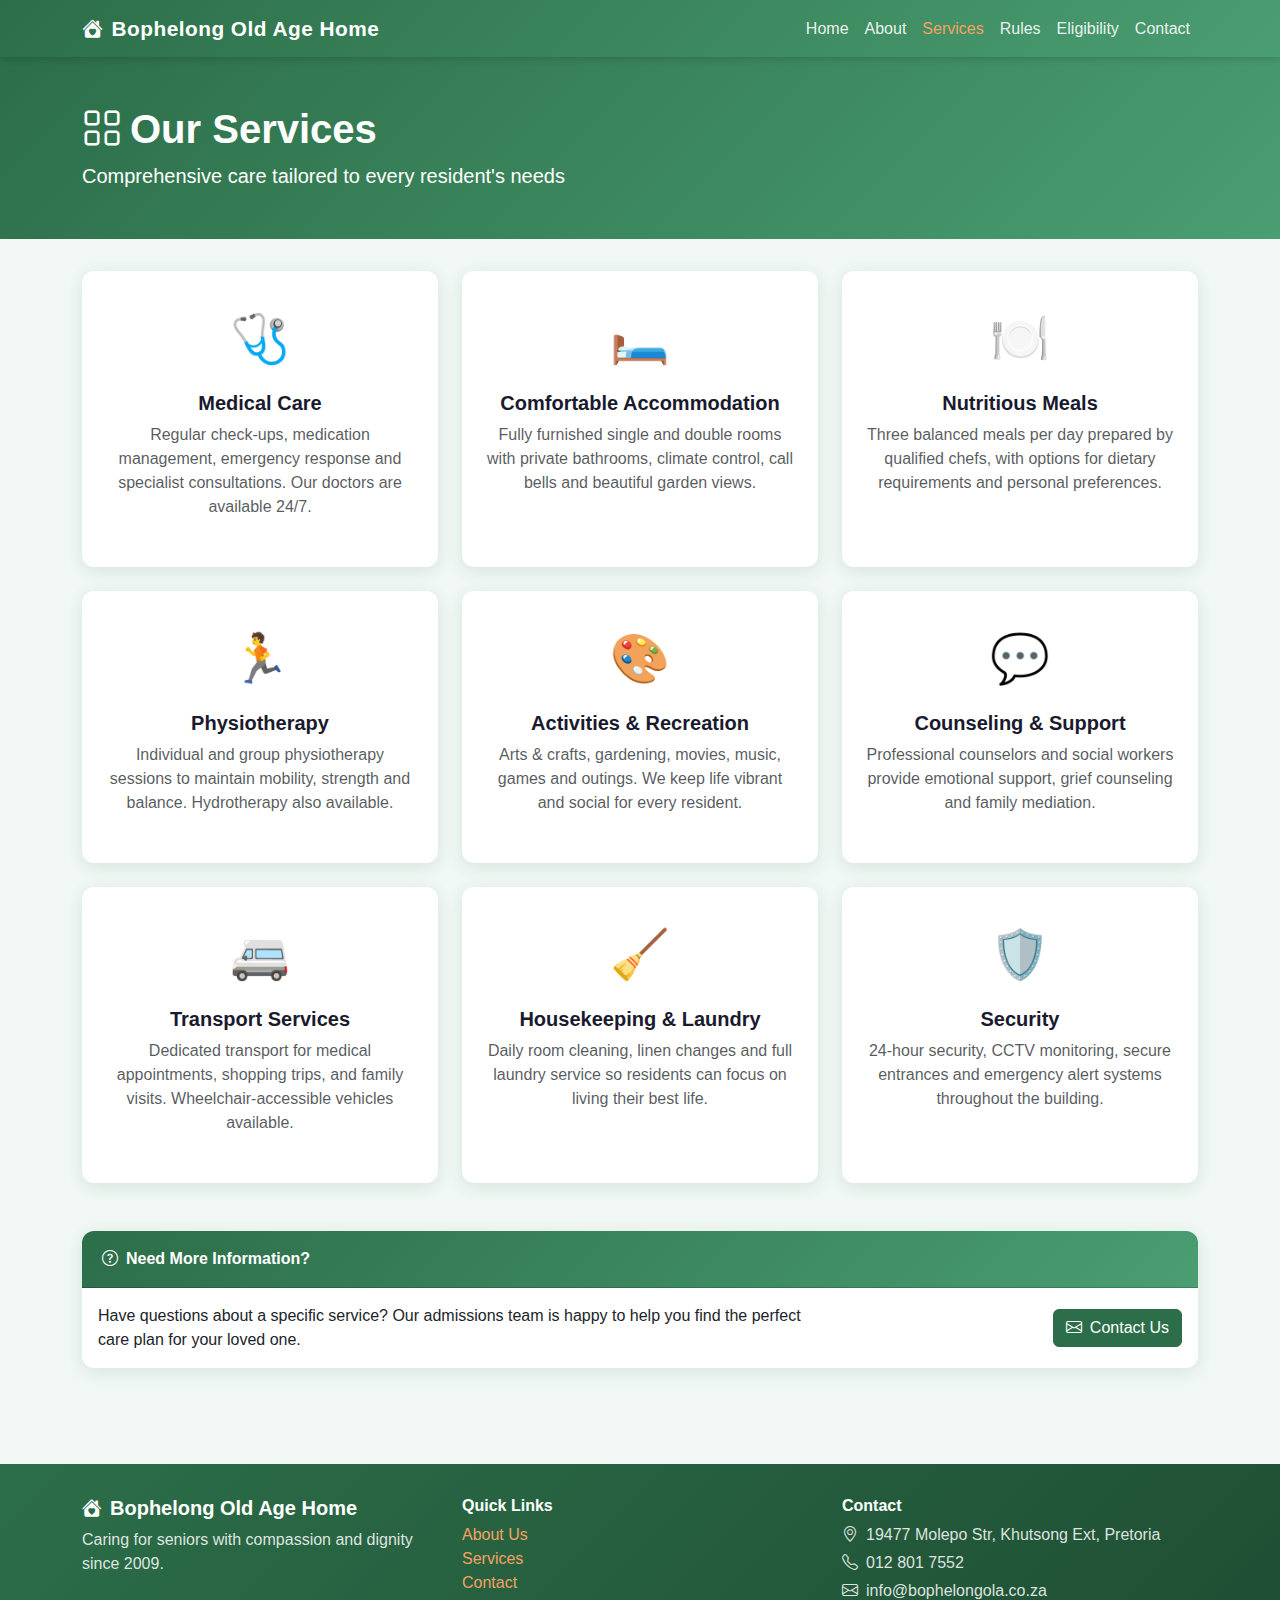
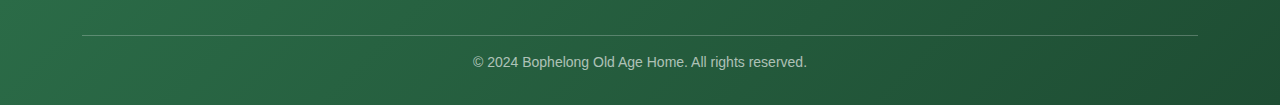
<file: services.html>
<!DOCTYPE html>
<html lang="en">
<head>
    <meta charset="UTF-8">
    <meta name="viewport" content="width=device-width, initial-scale=1.0">
    <title>Services – Bophelong Old Age Home</title>
    <link href="https://cdn.jsdelivr.net/npm/bootstrap@5.3.0/dist/css/bootstrap.min.css" rel="stylesheet">
    <link rel="stylesheet" href="https://cdn.jsdelivr.net/npm/bootstrap-icons@1.11.0/font/bootstrap-icons.css">
    <link rel="stylesheet" href="styles.css">
</head>
<body>
    <nav class="navbar navbar-expand-lg">
        <div class="container">
            <a class="navbar-brand" href="index.html"><i class="bi bi-house-heart-fill me-2"></i>Bophelong Old Age Home</a>
            <button class="navbar-toggler" type="button" data-bs-toggle="collapse" data-bs-target="#navbarNav"
                aria-controls="navbarNav" aria-expanded="false" aria-label="Toggle navigation">
                <span class="navbar-toggler-icon"></span>
            </button>
            <div class="collapse navbar-collapse" id="navbarNav">
                <ul class="navbar-nav ms-auto">
                    <li class="nav-item"><a class="nav-link" href="index.html">Home</a></li>
                    <li class="nav-item"><a class="nav-link" href="about.html">About</a></li>
                    <li class="nav-item"><a class="nav-link active" href="services.html">Services</a></li>
                    <li class="nav-item"><a class="nav-link" href="rules.html">Rules</a></li>
                    <li class="nav-item"><a class="nav-link" href="eligibility.html">Eligibility</a></li>
                    <li class="nav-item"><a class="nav-link" href="contact.html">Contact</a></li>
                </ul>
            </div>
        </div>
    </nav>

    <div class="page-header">
        <div class="container">
            <h1 class="fw-bold"><i class="bi bi-grid me-2"></i>Our Services</h1>
            <p class="lead opacity-90">Comprehensive care tailored to every resident's needs</p>
        </div>
    </div>

    <div class="container pb-5">
        <div class="row g-4 mb-5">
            <div class="col-sm-6 col-lg-4">
                <div class="service-card">
                    <div class="service-icon">🩺</div>
                    <h5 class="fw-bold">Medical Care</h5>
                    <p class="text-muted">Regular check-ups, medication management, emergency response and specialist consultations. Our doctors are available 24/7.</p>
                </div>
            </div>
            <div class="col-sm-6 col-lg-4">
                <div class="service-card">
                    <div class="service-icon">🛏️</div>
                    <h5 class="fw-bold">Comfortable Accommodation</h5>
                    <p class="text-muted">Fully furnished single and double rooms with private bathrooms, climate control, call bells and beautiful garden views.</p>
                </div>
            </div>
            <div class="col-sm-6 col-lg-4">
                <div class="service-card">
                    <div class="service-icon">🍽️</div>
                    <h5 class="fw-bold">Nutritious Meals</h5>
                    <p class="text-muted">Three balanced meals per day prepared by qualified chefs, with options for dietary requirements and personal preferences.</p>
                </div>
            </div>
            <div class="col-sm-6 col-lg-4">
                <div class="service-card">
                    <div class="service-icon">🏃</div>
                    <h5 class="fw-bold">Physiotherapy</h5>
                    <p class="text-muted">Individual and group physiotherapy sessions to maintain mobility, strength and balance. Hydrotherapy also available.</p>
                </div>
            </div>
            <div class="col-sm-6 col-lg-4">
                <div class="service-card">
                    <div class="service-icon">🎨</div>
                    <h5 class="fw-bold">Activities & Recreation</h5>
                    <p class="text-muted">Arts & crafts, gardening, movies, music, games and outings. We keep life vibrant and social for every resident.</p>
                </div>
            </div>
            <div class="col-sm-6 col-lg-4">
                <div class="service-card">
                    <div class="service-icon">💬</div>
                    <h5 class="fw-bold">Counseling & Support</h5>
                    <p class="text-muted">Professional counselors and social workers provide emotional support, grief counseling and family mediation.</p>
                </div>
            </div>
            <div class="col-sm-6 col-lg-4">
                <div class="service-card">
                    <div class="service-icon">🚐</div>
                    <h5 class="fw-bold">Transport Services</h5>
                    <p class="text-muted">Dedicated transport for medical appointments, shopping trips, and family visits. Wheelchair-accessible vehicles available.</p>
                </div>
            </div>
            <div class="col-sm-6 col-lg-4">
                <div class="service-card">
                    <div class="service-icon">🧹</div>
                    <h5 class="fw-bold">Housekeeping & Laundry</h5>
                    <p class="text-muted">Daily room cleaning, linen changes and full laundry service so residents can focus on living their best life.</p>
                </div>
            </div>
            <div class="col-sm-6 col-lg-4">
                <div class="service-card">
                    <div class="service-icon">🛡️</div>
                    <h5 class="fw-bold">Security</h5>
                    <p class="text-muted">24-hour security, CCTV monitoring, secure entrances and emergency alert systems throughout the building.</p>
                </div>
            </div>
        </div>

        <div class="card">
            <div class="card-header">
                <i class="bi bi-question-circle me-2"></i>Need More Information?
            </div>
            <div class="card-body">
                <div class="row align-items-center">
                    <div class="col-md-8">
                        <p class="mb-md-0">Have questions about a specific service? Our admissions team is happy to help you find the perfect care plan for your loved one.</p>
                    </div>
                    <div class="col-md-4 text-md-end mt-3 mt-md-0">
                        <a href="contact.html" class="btn btn-primary">
                            <i class="bi bi-envelope me-2"></i>Contact Us
                        </a>
                    </div>
                </div>
            </div>
        </div>
    </div>

    <footer>
        <div class="container">
            <div class="row g-4">
                <div class="col-md-4">
                    <h5 class="text-white fw-bold mb-2"><i class="bi bi-house-heart-fill me-2"></i>Bophelong Old Age Home</h5>
                    <p>Caring for seniors with compassion and dignity since 2009.</p>
                </div>
                <div class="col-md-4">
                    <h6 class="text-white fw-bold mb-2">Quick Links</h6>
                    <ul class="list-unstyled">
                        <li><a href="about.html">About Us</a></li>
                        <li><a href="services.html">Services</a></li>
                        <li><a href="contact.html">Contact</a></li>
                    </ul>
                </div>
                <div class="col-md-4">
                    <h6 class="text-white fw-bold mb-2">Contact</h6>
                    <p class="mb-1"><i class="bi bi-geo-alt me-2"></i>19477 Molepo Str, Khutsong Ext, Pretoria</p>
                    <p class="mb-1"><i class="bi bi-telephone me-2"></i>012 801 7552</p>
                    <p class="mb-0"><i class="bi bi-envelope me-2"></i>info@bophelongola.co.za</p>
                </div>
            </div>
            <hr class="border-light opacity-25 mt-4">
            <p class="text-center mb-0 small opacity-75">&copy; 2024 Bophelong Old Age Home. All rights reserved.</p>
        </div>
    </footer>

    <script src="https://cdn.jsdelivr.net/npm/bootstrap@5.3.0/dist/js/bootstrap.bundle.min.js"></script>
</body>
</html>
</file>
<file: styles.css>
/* Bophelong Ola Age Home - Custom Styles */

:root {
    --primary: #2c6e49;
    --secondary: #4a9e71;
    --accent: #f4a261;
    --light-bg: #f0f7f4;
    --text-dark: #1a1a2e;
    --card-shadow: 0 4px 16px rgba(44,110,73,0.12);
}

body {
    background-color: var(--light-bg);
    font-family: 'Segoe UI', Tahoma, Geneva, Verdana, sans-serif;
    color: var(--text-dark);
}

/* Navbar */
.navbar {
    background: linear-gradient(135deg, var(--primary), var(--secondary)) !important;
    box-shadow: 0 2px 8px rgba(0,0,0,0.15);
}

.navbar-brand {
    font-weight: 700;
    font-size: 1.3rem;
    color: #fff !important;
    letter-spacing: 0.5px;
}

.navbar-nav .nav-link {
    color: rgba(255,255,255,0.9) !important;
    font-weight: 500;
    transition: color 0.2s;
}

.navbar-nav .nav-link:hover,
.navbar-nav .nav-link.active {
    color: var(--accent) !important;
}

.navbar-toggler-icon {
    filter: invert(1);
}

/* Hero Section */
.hero-section {
    background: linear-gradient(135deg, var(--primary) 0%, var(--secondary) 100%);
    color: white;
    padding: 80px 0 60px;
    text-align: center;
    position: relative;
    overflow: hidden;
}

.hero-section::before {
    content: '';
    position: absolute;
    top: -50%;
    left: -50%;
    width: 200%;
    height: 200%;
    background: radial-gradient(circle, rgba(255,255,255,0.05) 0%, transparent 60%);
}

.hero-section h1 {
    font-size: clamp(1.8rem, 4vw, 3rem);
    font-weight: 700;
    text-shadow: 0 2px 4px rgba(0,0,0,0.2);
}

.hero-section p {
    font-size: clamp(1rem, 2vw, 1.2rem);
    opacity: 0.9;
}

/* Cards */
.card {
    border: none;
    border-radius: 12px;
    box-shadow: var(--card-shadow);
    transition: transform 0.2s, box-shadow 0.2s;
}

.card:hover {
    transform: translateY(-3px);
    box-shadow: 0 8px 24px rgba(44,110,73,0.18);
}

.card-header {
    background: linear-gradient(135deg, var(--primary), var(--secondary));
    color: white;
    border-radius: 12px 12px 0 0 !important;
    font-weight: 600;
    padding: 1rem 1.25rem;
}

/* Login Cards */
.login-card {
    border-radius: 16px;
    overflow: hidden;
    cursor: pointer;
    text-align: center;
}

.login-card .card-body {
    padding: 2rem;
}

.login-card .icon-lg {
    font-size: 3rem;
    margin-bottom: 1rem;
}

.login-card-admin { border-top: 4px solid var(--primary); }
.login-card-doctor { border-top: 4px solid #0077b6; }
.login-card-resident { border-top: 4px solid var(--accent); }

/* Buttons */
.btn-primary {
    background-color: var(--primary);
    border-color: var(--primary);
}

.btn-primary:hover {
    background-color: #235a3c;
    border-color: #235a3c;
}

.btn-success {
    background-color: var(--secondary);
    border-color: var(--secondary);
}

/* Dashboard */
.dashboard-header {
    background: linear-gradient(135deg, var(--primary), var(--secondary));
    color: white;
    padding: 2rem;
    border-radius: 12px;
    margin-bottom: 1.5rem;
}

.stat-card {
    border-radius: 12px;
    padding: 1.5rem;
    text-align: center;
    color: white;
    font-weight: 600;
}

.stat-card .stat-number {
    font-size: 2.5rem;
    font-weight: 700;
    line-height: 1;
}

.stat-card .stat-label {
    font-size: 0.9rem;
    opacity: 0.9;
    margin-top: 0.3rem;
}

.stat-bg-1 { background: linear-gradient(135deg, #2c6e49, #4a9e71); }
.stat-bg-2 { background: linear-gradient(135deg, #0077b6, #00b4d8); }
.stat-bg-3 { background: linear-gradient(135deg, #e76f51, #f4a261); }
.stat-bg-4 { background: linear-gradient(135deg, #7b2d8b, #c77dff); }

/* Tabs */
.nav-tabs .nav-link {
    color: var(--primary);
    font-weight: 500;
    border-radius: 8px 8px 0 0;
}

.nav-tabs .nav-link.active {
    background-color: var(--primary);
    color: white;
    border-color: var(--primary);
}

.nav-tabs .nav-link:hover:not(.active) {
    background-color: rgba(44,110,73,0.1);
}

/* Forms */
.form-control:focus,
.form-select:focus {
    border-color: var(--secondary);
    box-shadow: 0 0 0 0.2rem rgba(74,158,113,0.25);
}

.form-label {
    font-weight: 500;
    color: var(--text-dark);
}

/* Tables */
.table-container {
    overflow-x: auto;
    border-radius: 8px;
}

.table {
    margin-bottom: 0;
}

.table thead th {
    background-color: var(--primary);
    color: white;
    font-weight: 600;
    border: none;
    white-space: nowrap;
}

.table tbody tr:hover {
    background-color: rgba(44,110,73,0.05);
}

/* Sidebar (Desktop) */
.sidebar {
    background: linear-gradient(180deg, var(--primary) 0%, #1e4d33 100%);
    min-height: 100vh;
    padding-top: 1rem;
    width: 250px;
    flex-shrink: 0;
}

.sidebar .nav-link {
    color: rgba(255,255,255,0.85);
    padding: 0.75rem 1.25rem;
    border-radius: 8px;
    margin: 0.2rem 0.5rem;
    transition: all 0.2s;
    display: flex;
    align-items: center;
    gap: 0.75rem;
}

.sidebar .nav-link:hover,
.sidebar .nav-link.active {
    background: rgba(255,255,255,0.15);
    color: white;
}

.sidebar .nav-link .bi {
    font-size: 1.1rem;
    width: 1.2rem;
}

/* Info Page Headers */
.page-header {
    background: linear-gradient(135deg, var(--primary), var(--secondary));
    color: white;
    padding: 3rem 0 2rem;
    margin-bottom: 2rem;
}

/* Services Grid */
.service-card {
    text-align: center;
    padding: 2rem 1.5rem;
    border-radius: 12px;
    background: white;
    box-shadow: var(--card-shadow);
    height: 100%;
    transition: transform 0.2s;
}

.service-card:hover {
    transform: translateY(-5px);
}

.service-icon {
    font-size: 3rem;
    margin-bottom: 1rem;
}

/* Alert Toasts */
.toast-container {
    position: fixed;
    bottom: 1.5rem;
    right: 1.5rem;
    z-index: 9999;
}

/* Badge */
.badge-status-occupied { background-color: #dc3545; }
.badge-status-vacant { background-color: #28a745; }

/* Footer */
footer {
    background: linear-gradient(135deg, var(--primary), #1e4d33);
    color: rgba(255,255,255,0.85);
    padding: 2rem 0;
    margin-top: 3rem;
}

footer a {
    color: var(--accent);
    text-decoration: none;
}

/* Responsive Adjustments */
@media (max-width: 768px) {
    .hero-section {
        padding: 50px 0 40px;
    }

    .stat-card .stat-number {
        font-size: 1.8rem;
    }

    .table thead {
        display: none;
    }

    .table, .table tbody, .table tr, .table td {
        display: block;
        width: 100%;
    }

    .table tr {
        margin-bottom: 1rem;
        border: 1px solid #dee2e6;
        border-radius: 8px;
        padding: 0.5rem;
    }

    .table td {
        padding: 0.5rem 0.75rem;
        text-align: right;
        border-bottom: 1px solid #f0f0f0;
    }

    .table td::before {
        content: attr(data-label);
        float: left;
        font-weight: 600;
        color: var(--primary);
    }

    .table td:last-child {
        border-bottom: none;
        text-align: center;
    }

    .table td:last-child::before {
        display: none;
    }

    .sidebar {
        display: none;
    }
}

@media (max-width: 576px) {
    .login-card .card-body {
        padding: 1.5rem 1rem;
    }
}

/* Search Box */
.search-box {
    position: relative;
}

.search-box .bi {
    position: absolute;
    left: 0.75rem;
    top: 50%;
    transform: translateY(-50%);
    color: #6c757d;
}

.search-box input {
    padding-left: 2.25rem;
}

/* Empty State */
.empty-state {
    text-align: center;
    padding: 3rem 1rem;
    color: #6c757d;
}

.empty-state .bi {
    font-size: 3rem;
    opacity: 0.3;
}

/* Modal */
.modal-header {
    background: linear-gradient(135deg, var(--primary), var(--secondary));
    color: white;
}

.modal-header .btn-close {
    filter: invert(1);
}

/* Print */
@media print {
    .navbar, footer, .btn, .sidebar { display: none !important; }
    body { background: white; }
}
</file>
